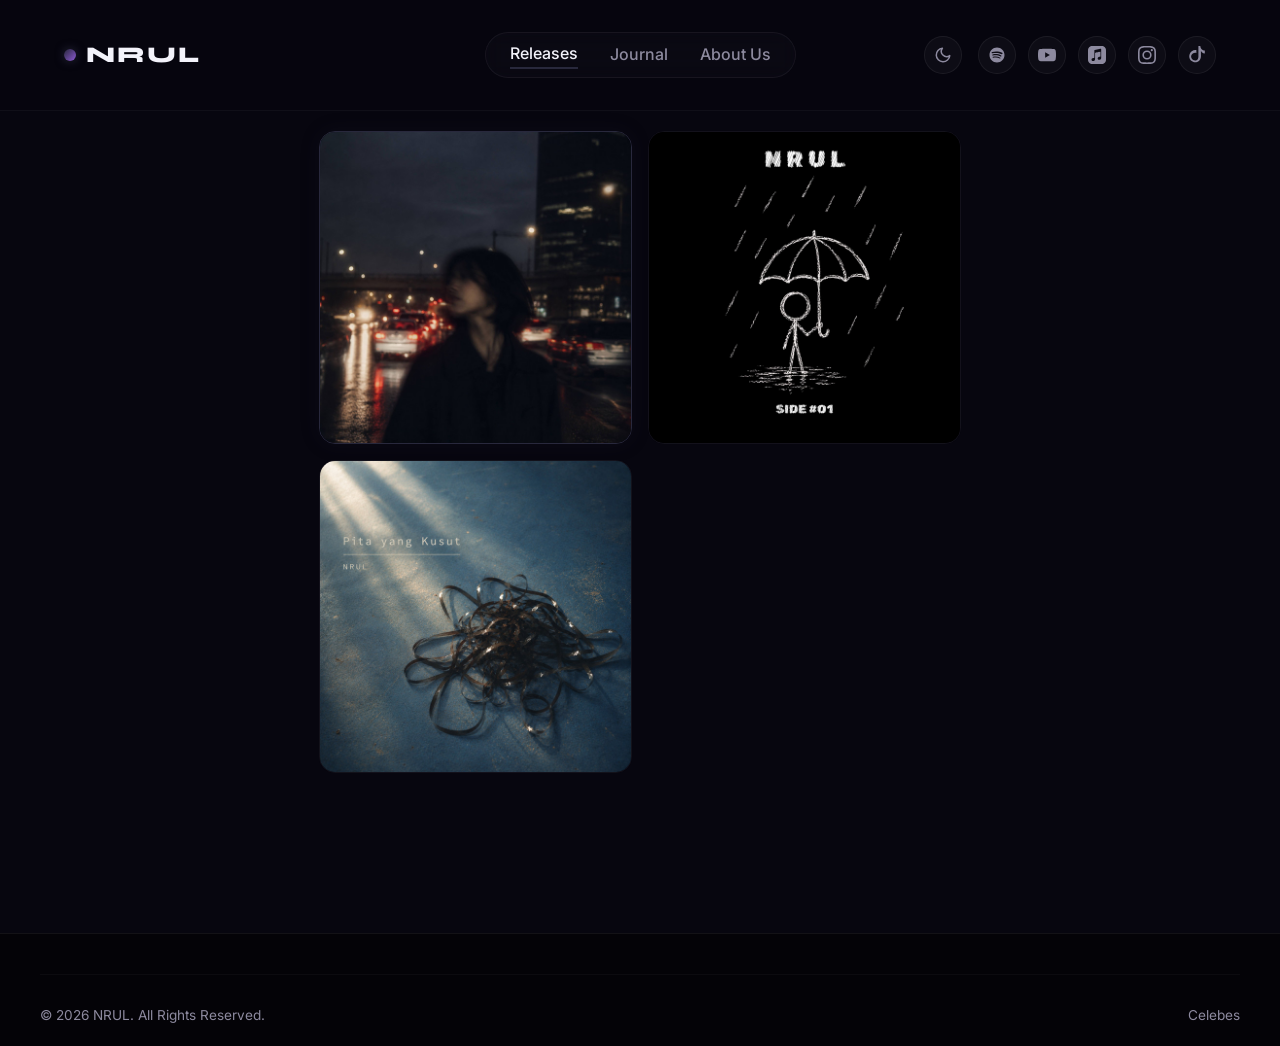
<file: index.html>
<!DOCTYPE html>
<html lang="en">
<head>
    <meta charset="UTF-8">
    <meta name="viewport" content="width=device-width, initial-scale=1.0">
    <title>NRUL | Just Another </title>
    <meta name="description" content="A premium curation of instrumental vibes. From deep space ambient waves to chilled lofi beats. Crafted for creators, thinkers, and deep-focus seekers.">
    <meta name="keywords" content="ambient music, lofi chill, synthwave, acoustic, focus music, minimalist music player, gallery website, blog, NRUL">
    
    <!-- Google Fonts -->
    <link rel="preconnect" href="https://fonts.googleapis.com">
    <link rel="preconnect" href="https://fonts.gstatic.com" crossorigin>
    <link href="https://fonts.googleapis.com/css2?family=Inter:wght@300;400;500;600&family=Syne:wght@500;700;800&display=swap" rel="stylesheet">
    
    <!-- No-Flash Theme Script -->
    <script>
        (function() {
            const savedMode = localStorage.getItem('themeMode');
            const defaultMode = 'dark';
            const activeMode = savedMode || defaultMode || 'dark';
            if (activeMode === 'light') {
                document.documentElement.classList.add('light-mode');
            } else {
                document.documentElement.classList.remove('light-mode');
            }
        })();
    </script>
    <link rel="stylesheet" href="/style.css">
<script>window.__BASE__ = '';</script>
</head>
<body class="zenith-theme">
    <!-- Ambient Background Glows -->
    <div class="ambient-glow" id="glow-1"></div>
    <div class="ambient-glow" id="glow-2"></div>
 
    <!-- Header Navigation -->
    <div class="header-sticky-wrapper">
    <header class="header gallery-header">
        <a href="/index.html" class="logo" style="text-decoration: none;">
            <span class="logo-dot"></span>
            <span class="logo-text">NRUL</span>
        </a>
        <nav class="nav">
            <a href="/index.html" class="nav-link active-nav">Releases</a>
            <a href="/blog.html" class="nav-link">Journal</a>
            <a href="/about.html" class="nav-link">About Us</a>

        </nav>
        <div style="display: flex; align-items: center; gap: 16px; justify-content: flex-end; width: auto;">
            <button class="theme-toggle" id="btn-theme-toggle" aria-label="Toggle Dark/Light Mode">
                <svg class="icon-moon" width="18" height="18" viewBox="0 0 24 24" fill="none" stroke="currentColor" stroke-width="2" stroke-linecap="round" stroke-linejoin="round"><path d="M21 12.79A9 9 0 1 1 11.21 3 7 7 0 0 0 21 12.79z"></path></svg>
                <svg class="icon-sun" width="18" height="18" viewBox="0 0 24 24" fill="none" stroke="currentColor" stroke-width="2" stroke-linecap="round" stroke-linejoin="round"><circle cx="12" cy="12" r="5"></circle><line x1="12" y1="1" x2="12" y2="3"></line><line x1="12" y1="21" x2="12" y2="23"></line><line x1="4.22" y1="4.22" x2="5.64" y2="5.64"></line><line x1="18.36" y1="18.36" x2="19.78" y2="19.78"></line><line x1="1" y1="12" x2="3" y2="12"></line><line x1="21" y1="12" x2="23" y2="12"></line><line x1="4.22" y1="19.78" x2="5.64" y2="18.36"></line><line x1="18.36" y1="5.64" x2="19.78" y2="4.22"></line></svg>
            </button>
            <div class="header-socials">
                <a href="https://open.spotify.com/intl-id/artist/2A5wADwZOFZSSOECDQprEX" target="_blank" rel="noopener" class="header-social-link dsp-spotify" title="Spotify">
                    <svg viewBox="0 0 24 24"><path d="M12 2C6.477 2 2 6.477 2 12s4.477 10 10 10 10-4.477 10-10S17.523 2 12 2zm4.586 14.424c-.18.295-.563.387-.857.207-2.377-1.454-5.37-1.783-8.892-1.007-.336.074-.67-.142-.744-.48-.074-.336.143-.67.48-.744 3.844-.88 7.143-.51 9.806 1.12.294.18.387.563.207.857zm1.225-2.72c-.226.367-.707.487-1.074.26-2.72-1.672-6.87-2.157-10.08-1.182-.413.125-.85-.107-.975-.52-.125-.413.107-.85.52-.975 3.66-1.11 8.224-.563 11.35 1.36.366.226.486.707.26 1.074zm.106-2.833C14.992 8.98 9.333 8.794 6.05 9.79c-.506.153-1.04-.137-1.193-.646-.152-.507.137-1.04.646-1.193 3.76-1.143 10.007-.93 13.43 1.103.456.27.604.862.333 1.32-.27.455-.86.604-1.32.332z"/></svg>
                </a>
                <a href="https://www.youtube.com/@nrul-music" target="_blank" rel="noopener" class="header-social-link dsp-youtube" title="YouTube">
                    <svg viewBox="0 0 24 24"><path d="M23.498 6.163a3.003 3.003 0 0 0-2.11-2.11C19.517 3.545 12 3.545 12 3.545s-7.517 0-9.388.508a3.003 3.003 0 0 0-2.11 2.11C0 8.033 0 12 0 12s0 3.967.502 5.837a3.003 3.003 0 0 0 2.11 2.11c1.871.508 9.388.508 9.388.508s7.517 0 9.388-.508a3.003 3.003 0 0 0 2.11-2.11C24 15.967 24 12 24 12s0-3.967-.502-5.837zM9.545 15.568V8.432L15.818 12l-6.273 3.568z"/></svg>
                </a>
                <a href="https://music.apple.com/us/artist/nrul/6782496907" target="_blank" rel="noopener" class="header-social-link dsp-apple" title="Apple Music">
                    <svg viewBox="0 0 16 16"><path fill-rule="evenodd" d="m10.995 0 .573.001q.241 0 .483.007c.35.01.705.03 1.051.093.352.063.68.166.999.329a3.36 3.36 0 0 1 1.47 1.468c.162.32.265.648.328 1 .063.347.084.7.093 1.051q.007.241.007.483l.001.573v5.99l-.001.573q0 .241-.008.483c-.01.35-.03.704-.092 1.05a3.5 3.5 0 0 1-.33 1 3.36 3.36 0 0 1-1.468 1.468 3.5 3.5 0 0 1-1 .33 7 7 0 0 1-1.05.092q-.241.007-.483.008l-.573.001h-5.99l-.573-.001q-.241 0-.483-.008a7 7 0 0 1-1.052-.092 3.6 3.6 0 0 1-.998-.33 3.36 3.36 0 0 1-1.47-1.468 3.6 3.6 0 0 1-.328-1 7 7 0 0 1-.093-1.05Q.002 11.81 0 11.568V5.005l.001-.573q0-.241.007-.483c.01-.35.03-.704.093-1.05a3.6 3.6 0 0 1 .329-1A3.36 3.36 0 0 1 1.9.431 3.5 3.5 0 0 1 2.896.1 7 7 0 0 1 3.95.008Q4.19.002 4.432 0h.573zm-.107 2.518-4.756.959H6.13a.66.66 0 0 0-.296.133.5.5 0 0 0-.16.31c-.004.027-.01.08-.01.16v5.952c0 .14-.012.275-.106.39-.095.115-.21.15-.347.177l-.31.063c-.393.08-.65.133-.881.223a1.4 1.4 0 0 0-.519.333 1.25 1.25 0 0 0-.332.995c.031.297.166.582.395.792.156.142.35.25.578.296.236.047.49.031.858-.043.196-.04.38-.102.555-.205a1.4 1.4 0 0 0 .438-.405 1.5 1.5 0 0 0 .233-.55c.042-.202.052-.386.052-.588V6.347c0-.276.08-.35.302-.404.024-.005 3.954-.797 4.138-.833.257-.049.378.025.378.294v3.524c0 .14-.001.28-.096.396-.094.115-.211.15-.348.178l-.31.062c-.393.08-.649.133-.88.223a1.4 1.4 0 0 0-.52.334 1.26 1.26 0 0 0-.34.994c.03.297.174.582.404.792a1.2 1.2 0 0 0 .577.294c.237.048.49.03.858-.044.197-.04.381-.098.556-.202a1.4 1.4 0 0 0 .438-.405q.173-.252.233-.549a2.7 2.7 0 0 0 .044-.589V2.865c0-.273-.143-.443-.4-.42-.04.003-.383.064-.424.073"/></svg>
                </a>
                <a href="https://www.instagram.com/nrul.music" target="_blank" rel="noopener" class="header-social-link dsp-instagram" title="Instagram">
                    <svg viewBox="0 0 24 24"><path d="M12 2.163c3.204 0 3.584.012 4.85.07 3.252.148 4.771 1.691 4.919 4.919.058 1.265.069 1.645.069 4.849 0 3.205-.012 3.584-.069 4.849-.149 3.225-1.664 4.771-4.919 4.919-1.266.058-1.644.07-4.85.07-3.204 0-3.584-.012-4.849-.07-3.26-.149-4.771-1.699-4.919-4.92-.058-1.265-.07-1.644-.07-4.849 0-3.204.013-3.583.07-4.849.149-3.227 1.664-4.771 4.919-4.919 1.266-.057 1.645-.069 4.849-.069zM12 0C8.741 0 8.333.014 7.053.072 2.695.272.273 2.69.073 7.051.014 8.333 0 8.741 0 12c0 3.259.014 3.668.072 4.948.2 4.358 2.618 6.78 6.98 6.98 1.281.058 1.689.072 4.948.072 3.259 0 3.668-.014 4.948-.072 4.354-.2 6.782-2.618 6.979-6.98.059-1.28.073-1.689.073-4.948 0-3.259-.014-3.667-.072-4.947-.196-4.354-2.617-6.78-6.979-6.98C15.668.014 15.259 0 12 0zm0 5.838a6.162 6.162 0 1 0 0 12.324 6.162 6.162 0 0 0 0-12.324zM12 16a4 4 0 1 1 0-8 4 4 0 0 1 0 8zm6.406-11.845a1.44 1.44 0 1 0 0 2.881 1.44 1.44 0 0 0 0-2.881z"/></svg>
                </a>
                <a href="https://www.tiktok.com/@nrul.music" target="_blank" rel="noopener" class="header-social-link dsp-tiktok" title="TikTok">
                    <svg viewBox="0 0 24 24"><path d="M12.525.02c1.31-.02 2.61-.01 3.91-.02.08 1.53.63 3.09 1.75 4.17 1.12 1.11 2.7 1.62 4.24 1.79v4.03c-1.44-.17-2.86-.74-3.94-1.72-.49-.44-.9-.97-1.24-1.55v6.82c.03 2.37-.84 4.8-2.69 6.31-1.96 1.68-4.8 2.22-7.22 1.49-2.65-.79-4.83-2.94-5.45-5.63-.76-3.24.47-6.84 3.09-8.76 1.75-1.27 3.99-1.8 6.16-1.47V9.34c-1.57-.43-3.32-.19-4.7 0.67-1.58.98-2.45 2.88-2.22 4.73.23 2.05 1.7 3.89 3.69 4.39 1.95.53 4.21-.19 5.25-1.92.51-.83.74-1.81.72-2.78V.02z"/></svg>
                </a></div>
        </div>
    </header>
    </div>

    <!-- Main Grid Content -->
    <main class="gallery-container-grid">
        <div class="track-grid gallery-grid layout-full-grid">
            
                <div class="track-card glass-card active-track" data-index="0" id="track-0">
                    <div class="track-card-art">
                        <img src="/assets/cover_1781474906801.jpg" alt="Kalah Dari Yang Tiada Cover">
                        <div class="track-card-hover">
                            <svg width="24" height="24" viewBox="0 0 24 24" fill="currentColor"><polygon points="8 5 19 12 8 19 8 5"></polygon></svg>
                        </div>
                    </div>
                    <div class="track-card-body">
                        <div class="track-card-meta">
                            <span class="track-num">01</span>
                            <span class="track-badge badge-lofi">LO-FI</span>
                        </div>
                        <h4 class="track-card-title">Kalah Dari Yang Tiada</h4>
                        <p class="track-card-desc">NRUL</p>
                        <span class="track-card-date" style="font-size:0.75rem; color:var(--color-text-muted); margin-top:2px;">Released: 2026-05-23</span>
                    </div>
                </div>
                <div class="track-card glass-card " data-index="1" id="track-1">
                    <div class="track-card-art">
                        <img src="/assets/cover_1783920056092.jpg" alt="SIDE #01 Cover">
                        <div class="track-card-hover">
                            <svg width="24" height="24" viewBox="0 0 24 24" fill="currentColor"><polygon points="8 5 19 12 8 19 8 5"></polygon></svg>
                        </div>
                    </div>
                    <div class="track-card-body">
                        <div class="track-card-meta">
                            <span class="track-num">02</span>
                            <span class="track-badge badge-synth">POP</span>
                        </div>
                        <h4 class="track-card-title">SIDE #01</h4>
                        <p class="track-card-desc">NRUL</p>
                        <span class="track-card-date" style="font-size:0.75rem; color:var(--color-text-muted); margin-top:2px;">Released: 2026-07-12</span>
                    </div>
                </div>
                <div class="track-card glass-card " data-index="2" id="track-2">
                    <div class="track-card-art">
                        <img src="/assets/cover_1786683018166.jpg" alt="Pita yang Kusut Cover">
                        <div class="track-card-hover">
                            <svg width="24" height="24" viewBox="0 0 24 24" fill="currentColor"><polygon points="8 5 19 12 8 19 8 5"></polygon></svg>
                        </div>
                    </div>
                    <div class="track-card-body">
                        <div class="track-card-meta">
                            <span class="track-num">03</span>
                            <span class="track-badge badge-synth">POP</span>
                        </div>
                        <h4 class="track-card-title">Pita yang Kusut</h4>
                        <p class="track-card-desc">NRUL</p>
                        <span class="track-card-date" style="font-size:0.75rem; color:var(--color-text-muted); margin-top:2px;">Released: 2026-07-31</span>
                    </div>
                </div>
        </div>
        
        <div class="slider-controls-wrapper layout-full-grid-controls" style="margin-bottom: 40px;">
            <button class="slider-control-btn btn-prev-slide" aria-label="Previous Release">
                <svg width="24" height="24" viewBox="0 0 24 24" fill="none" stroke="currentColor" stroke-width="2.5" stroke-linecap="round" stroke-linejoin="round"><polyline points="15 18 9 12 15 6"></polyline></svg>
            </button>
            <div class="slider-dots-container"></div>
            <button class="slider-control-btn btn-next-slide" aria-label="Next Release">
                <svg width="24" height="24" viewBox="0 0 24 24" fill="none" stroke="currentColor" stroke-width="2.5" stroke-linecap="round" stroke-linejoin="round"><polyline points="9 18 15 12 9 6"></polyline></svg>
            </button>
        </div>
    </main>

    <!-- Lightbox Player Overlay -->
    <div id="player-lightbox" class="lightbox-backdrop">
        <div class="lightbox-content glass-card player-container">
            <!-- Visualizer Canvas -->
            <canvas id="visualizer" class="player-visualizer"></canvas>
            
            <button class="lightbox-close" id="btn-close-lightbox" aria-label="Close Player">&times;</button>
            
            <div class="player-inner">
                <!-- Album Cover Display -->
                <div class="album-art-wrap">
                    <img id="player-cover" src="/assets/cover_1781474906801.jpg" alt="Aura Resonance Cover" class="player-cover">
                    <div class="play-state-indicator">
                        <span class="pulse-ring"></span>
                    </div>
                </div>
                
                <!-- Track Information -->
                <div class="track-info">
                    <h3 id="player-title" class="player-title">Kalah Dari Yang Tiada</h3>
                    <p id="player-artist" class="player-artist">NRUL</p>
                    <div style="display: flex; gap: 8px; align-items: center; margin-top: 4px;">
                        <div id="player-genre-badge" class="genre-badge badge-lofi">LO-FI</div>
                        <div id="player-category-badge" class="genre-badge" style="background: rgba(255, 255, 255, 0.05); color: var(--color-text-main); border: 1px solid var(--glass-border);">Single</div>
                    </div>
                    
                    <!-- Song List for EP/Album -->
                    <div class="player-song-list" id="player-song-list" style="display: none;">
                        
                    <div class="song-item song-item-active" data-song-idx="0" style="cursor:pointer;">
                        <span><span class="song-item-number">01</span><span class="song-item-title">Kalah Dari Yang Tiada</span></span>
                        <span class="song-play-indicator"><svg width="12" height="12" viewBox="0 0 24 24" fill="currentColor"><polygon points="5 3 19 12 5 21 5 3"></polygon></svg></span>
                    </div>
                    </div>
                    
                    <!-- Dynamic Streaming DSP Links -->
                    <div class="dsp-links" id="player-dsp-links"></div>
                </div>
                
                <!-- Playback Controls -->
                <div class="player-controls">
                    <!-- Progress Slider -->
                    <div class="progress-container">
                        <span id="time-current" class="time-display">0:00</span>
                        <div class="progress-bar-wrap" id="progress-bar-wrap">
                            <div class="progress-bar-bg"></div>
                            <div class="progress-bar-fill" id="progress-bar-fill"></div>
                            <div class="progress-handle" id="progress-handle"></div>
                        </div>
                        <span id="time-duration" class="time-display">0:00</span>
                    </div>
                    
                    <!-- Control Buttons -->
                    <div class="btn-group">
                        <button id="btn-shuffle" class="btn-ctrl" aria-label="Shuffle">
                            <svg width="20" height="20" viewBox="0 0 24 24" fill="none" stroke="currentColor" stroke-width="2" stroke-linecap="round" stroke-linejoin="round"><polyline points="16 3 21 3 21 8"></polyline><line x1="4" y1="20" x2="21" y2="3"></line><polyline points="21 16 21 21 16 21"></polyline><line x1="15" y1="15" x2="21" y2="21"></line><line x1="4" y1="4" x2="9" y2="9"></line></svg>
                        </button>
                        <button id="btn-prev" class="btn-ctrl" aria-label="Previous Track">
                            <svg width="24" height="24" viewBox="0 0 24 24" fill="none" stroke="currentColor" stroke-width="2" stroke-linecap="round" stroke-linejoin="round"><polygon points="19 20 9 12 19 4 19 20"></polygon><line x1="5" y1="19" x2="5" y2="5"></line></svg>
                        </button>
                        <button id="btn-play-pause" class="btn-ctrl btn-play" aria-label="Play/Pause">
                            <svg id="play-icon" width="28" height="28" viewBox="0 0 24 24" fill="none" stroke="currentColor" stroke-width="2" stroke-linecap="round" stroke-linejoin="round"><polygon points="5 3 19 12 5 21 5 3"></polygon></svg>
                            <svg id="pause-icon" class="hidden" width="28" height="28" viewBox="0 0 24 24" fill="none" stroke="currentColor" stroke-width="2" stroke-linecap="round" stroke-linejoin="round"><rect x="6" y="4" width="4" height="16"></rect><rect x="14" y="4" width="4" height="16"></rect></svg>
                        </button>
                        <button id="btn-next" class="btn-ctrl" aria-label="Next Track">
                            <svg width="24" height="24" viewBox="0 0 24 24" fill="none" stroke="currentColor" stroke-width="2" stroke-linecap="round" stroke-linejoin="round"><polygon points="5 4 15 12 5 20 5 4"></polygon><line x1="19" y1="5" x2="19" y2="19"></line></svg>
                        </button>
                        <button id="btn-repeat" class="btn-ctrl" aria-label="Repeat">
                            <svg width="20" height="20" viewBox="0 0 24 24" fill="none" stroke="currentColor" stroke-width="2" stroke-linecap="round" stroke-linejoin="round"><polyline points="17 1 21 5 17 9"></polyline><path d="M3 11V9a4 4 0 0 1 4-4h14"></path><polyline points="7 23 3 19 7 15"></polyline><path d="M21 13v2a4 4 0 0 1-4 4H3"></path></svg>
                        </button>
                    </div>
                    
                    <!-- Volume Control -->
                    <div class="volume-container">
                        <button id="btn-mute" class="btn-volume" aria-label="Mute/Unmute">
                            <svg id="volume-icon" width="18" height="18" viewBox="0 0 24 24" fill="none" stroke="currentColor" stroke-width="2" stroke-linecap="round" stroke-linejoin="round"><polygon points="11 5 6 9 2 9 2 15 6 15 11 19 11 5"></polygon><path d="M19.07 4.93a10 10 0 0 1 0 14.14M15.54 8.46a5 5 0 0 1 0 7.07"></path></svg>
                        </button>
                        <div class="volume-slider-wrap" id="volume-slider-wrap">
                            <div class="volume-bar-bg"></div>
                            <div class="volume-bar-fill" id="volume-bar-fill"></div>
                            <div class="volume-handle" id="volume-handle"></div>
                        </div>
                    </div>
                </div>
            </div>
        </div>
    </div>

    <!-- Floating Now Playing Indicator -->
    <div id="floating-player-indicator" class="floating-indicator hidden">
        <img id="floating-cover-preview" class="floating-cover-preview" src="" alt="Cover">
        <div class="floating-info-wrap">
            <span class="floating-text" id="floating-track-info">Now Playing</span>
        </div>
        <div class="floating-controls">
            <button id="btn-floating-prev" class="floating-btn" aria-label="Previous">
                <svg width="14" height="14" viewBox="0 0 24 24" fill="none" stroke="currentColor" stroke-width="2" stroke-linecap="round" stroke-linejoin="round"><polygon points="19 20 9 12 19 4 19 20"></polygon><line x1="5" y1="19" x2="5" y2="5"></line></svg>
            </button>
            <button id="btn-floating-play-pause" class="floating-btn" aria-label="Play/Pause">
                <svg id="floating-play-icon" width="16" height="16" viewBox="0 0 24 24" fill="none" stroke="currentColor" stroke-width="2" stroke-linecap="round" stroke-linejoin="round"><polygon points="5 3 19 12 5 21 5 3"></polygon></svg>
                <svg id="floating-pause-icon" class="hidden" width="16" height="16" viewBox="0 0 24 24" fill="none" stroke="currentColor" stroke-width="2" stroke-linecap="round" stroke-linejoin="round"><rect x="6" y="4" width="4" height="16"></rect><rect x="14" y="4" width="4" height="16"></rect></svg>
            </button>
            <button id="btn-floating-next" class="floating-btn" aria-label="Next">
                <svg width="14" height="14" viewBox="0 0 24 24" fill="none" stroke="currentColor" stroke-width="2" stroke-linecap="round" stroke-linejoin="round"><polygon points="5 4 15 12 5 20 5 4"></polygon><line x1="19" y1="5" x2="19" y2="19"></line></svg>
            </button>
        </div>
        <div class="music-wave-bars">
            <span class="music-wave-bar bar-1"></span>
            <span class="music-wave-bar bar-2"></span>
            <span class="music-wave-bar bar-3"></span>
        </div>
    </div>
 
    <!-- Footer -->
    <footer class="footer gallery-footer" style="padding: 40px 24px 20px; border-top: 1px solid var(--glass-border); background: var(--bg-darker); margin-top: 60px;">
        <div class="footer-bottom" style="display: flex; justify-content: space-between; align-items: center; max-width: var(--container-width); margin: 0 auto; flex-wrap: wrap; gap: 16px;">
            <p style="color: var(--color-text-muted); font-size: 0.85rem; margin: 0;">© 2026 NRUL. All Rights Reserved.</p>
            <p class="footer-desc" style="color: var(--color-text-muted); font-size: 0.85rem; margin: 0;">Celebes</p>
        </div>
    </footer>
 
    <!-- Success Modal (unused on this minimalist home page but kept for schema consistency) -->
    <div id="modal-success" class="modal">
        <div class="modal-content glass-card">
            <button class="modal-close" id="modal-close">&times;</button>
            <h3>Welcome to NRUL</h3>
            <p>Success</p>
            <button class="btn btn-primary" id="btn-modal-ok">Okay</button>
        </div>
    </div>
 
    <!-- Data Injection for app.js -->
    <script>
        // Track list injected dynamically by the site builder compilation
        const trackList = [{"title":"Kalah Dari Yang Tiada","artist":"NRUL","url":"assets/preview_1781474922562_k7r9n.mp3","cover":"assets/cover_1781474906801.jpg","genre":"LO-FI","badgeClass":"badge-lofi","category":"Single","releaseDate":"2026-05-23","songs":[{"title":"Kalah Dari Yang Tiada","artist":"NRUL","url":"assets/preview_1781474922562_k7r9n.mp3","sourceUrl":"https://www.youtube.com/watch?v=en6iY7oEKAY","trimStart":"00:00","trimEnd":"01:00"}],"spotify":"https://open.spotify.com/album/0W6jOgUNWF7nbXW4MR6q8o","youtube":"https://music.youtube.com/watch?v=en6iY7oEKAY","apple":"","theme":{"accent1":"#8a2be2","accent2":"#ff007f","glow1":"rgba(138, 43, 226, 0.15)","glow2":"rgba(255, 0, 127, 0.15)"}},{"title":"SIDE #01","artist":"NRUL","url":"assets/preview_1783920068262_ipm5f.mp3","cover":"assets/cover_1783920056092.jpg","genre":"POP","badgeClass":"badge-synth","category":"Album","releaseDate":"2026-07-12","songs":[{"title":"Band-Aid","artist":"NRUL","url":"assets/preview_1783920068262_ipm5f.mp3","sourceUrl":"https://www.youtube.com/watch?v=s7LnpqetHZE","trimStart":"00:00","trimEnd":"00:30"},{"title":"It's You","artist":"NRUL","url":"assets/preview_1783920069281_zevye.mp3","sourceUrl":"https://www.youtube.com/watch?v=MM0sckhUlN0","trimStart":"00:00","trimEnd":"00:30"},{"title":"Cloud","artist":"NRUL","url":"assets/preview_1783920160790_nvrqm.mp3","sourceUrl":"https://www.youtube.com/watch?v=pzM-ZQ3Y_hs","trimStart":"00:00","trimEnd":"00:30"},{"title":"You Remember Me Wrong","artist":"NRUL","url":"assets/preview_1783920108066_662j4.mp3","sourceUrl":"https://www.youtube.com/watch?v=jHMszLpdjoo","trimStart":"00:00","trimEnd":"00:30"},{"title":"Linger","artist":"NRUL","url":"assets/preview_1783920183230_qp52o.mp3","sourceUrl":"https://www.youtube.com/watch?v=pIr4ddnCxMg","trimStart":"00:00","trimEnd":"00:30"},{"title":"Paper Sun","artist":"NRUL","url":"assets/preview_1783920186637_ft8wr.mp3","sourceUrl":"https://www.youtube.com/watch?v=9hSt-XJDcQM","trimStart":"00:00","trimEnd":"00:30"},{"title":"Hangin' Round","artist":"NRUL","url":"assets/preview_1783920210041_c6jy6.mp3","sourceUrl":"https://www.youtube.com/watch?v=uHruVYeAikI","trimStart":"00:00","trimEnd":"00:30"},{"title":"Cardboard Crown","artist":"NRUL","url":"assets/preview_1783920217830_luy7g.mp3","sourceUrl":"https://www.youtube.com/watch?v=hBWQRn7s-Q8","trimStart":"00:00","trimEnd":"00:30"},{"title":"What Remains","artist":"NRUL","url":"assets/preview_1783920125810_d9cis.mp3","sourceUrl":"https://www.youtube.com/watch?v=jUJ5WqKSrtM","trimStart":"00:00","trimEnd":"00:30"},{"title":"Faultline","artist":"NRUL","url":"assets/preview_1783920126079_o7jxn.mp3","sourceUrl":"https://www.youtube.com/watch?v=fhx-0AovcOQ","trimStart":"00:00","trimEnd":"00:30"}],"spotify":"https://open.spotify.com/album/4iJMnwGffPoF559QEGidFE","youtube":"https://www.youtube.com/watch?v=s7LnpqetHZE&list=OLAK5uy_nA3Qu1vxn2mAAu-r7piTE-hkVEK480Z_o","apple":"https://music.apple.com/us/album/side-01/6789966679","theme":{"accent1":"#8a2be2","accent2":"#ff007f","glow1":"rgba(138, 43, 226, 0.15)","glow2":"rgba(255, 0, 127, 0.15)"}},{"title":"Pita yang Kusut","artist":"NRUL","url":"assets/preview_1786683156429_jvq8k.mp3","cover":"assets/cover_1786683018166.jpg","genre":"POP","badgeClass":"badge-synth","category":"Single","releaseDate":"2026-07-31","songs":[{"title":"Pita yang Kusut","artist":"NRUL","url":"assets/preview_1786683156429_jvq8k.mp3","sourceUrl":"https://www.youtube.com/watch?v=_IrPoO2zCD8","trimStart":"00:40","trimEnd":"01:28"}],"spotify":"https://open.spotify.com/track/5YYuOm9VbR0janokS4Sxti","youtube":"https://music.youtube.com/watch?v=_IrPoO2zCD8","apple":"","theme":{"accent1":"#8a2be2","accent2":"#ff007f","glow1":"rgba(138, 43, 226, 0.15)","glow2":"rgba(255, 0, 127, 0.15)"}}];
    </script>
 
    <!-- Main JavaScript Logic -->
    <script src="/app.js"></script>
</body>
</html>
</file>
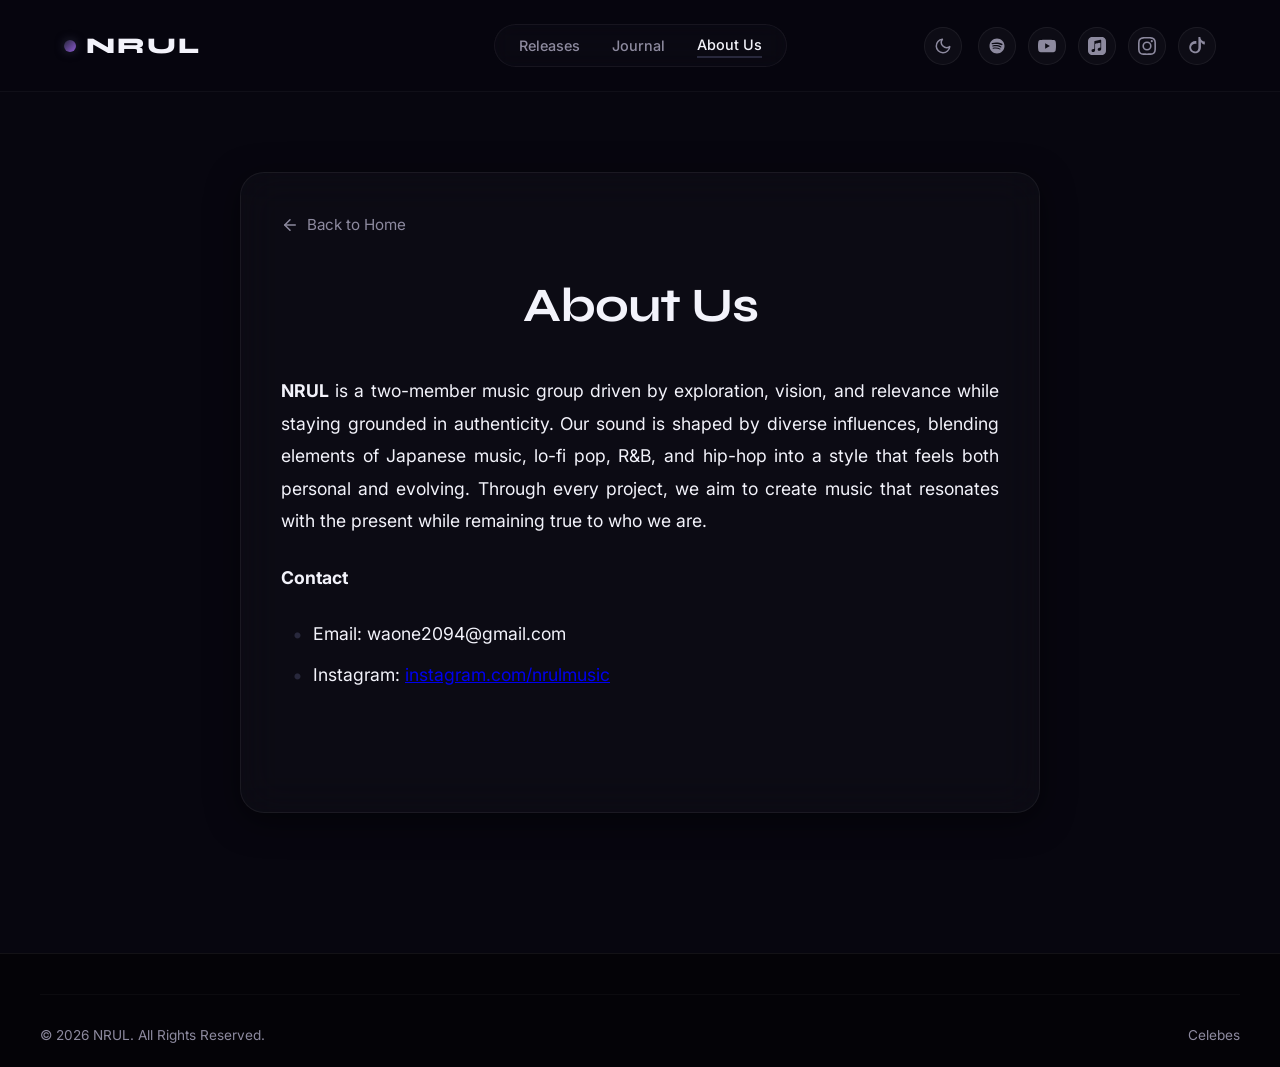
<file: about.html>
<!DOCTYPE html>
<html lang="en">
<head>
    <meta charset="UTF-8">
    <meta name="viewport" content="width=device-width, initial-scale=1.0">
    <title>About Us | NRUL</title>
    <meta name="description" content="Learn more about Aura Resonance.">
    
    <!-- Google Fonts -->
    <link rel="preconnect" href="https://fonts.googleapis.com">
    <link rel="preconnect" href="https://fonts.gstatic.com" crossorigin>
    <link href="https://fonts.googleapis.com/css2?family=Inter:wght@300;400;500;600&family=Syne:wght@500;700;800&display=swap" rel="stylesheet">
    
    <!-- Custom CSS -->
    <link rel="stylesheet" href="/style.css">
    
    <!-- No-Flash Theme Script -->
    <script>
        (function() {
            const savedMode = localStorage.getItem('themeMode');
            const defaultMode = 'dark';
            const activeMode = savedMode || defaultMode || 'dark';
            if (activeMode === 'light') {
                document.documentElement.classList.add('light-mode');
            } else {
                document.documentElement.classList.remove('light-mode');
            }
        })();
    </script>
<script>window.__BASE__ = '';</script>
</head>
<body class="zenith-theme">
    <!-- Ambient Background Glows -->
    <div class="ambient-glow" id="glow-1"></div>
    <div class="ambient-glow" id="glow-2"></div>
    
    <!-- Header -->
    <div class="header-sticky-wrapper">
    <header class="header">
        <a href="/index.html" class="logo" style="text-decoration: none;">
            <span class="logo-dot"></span>
            <span class="logo-text">NRUL</span>
        </a>
        <nav class="nav">
            <a href="/index.html" class="nav-link">Releases</a>
            <a href="/blog.html" class="nav-link">Journal</a>
            <a href="/about.html" class="nav-link active-nav">About Us</a>

        </nav>
        <div style="display: flex; align-items: center; gap: 16px;">
            <button class="theme-toggle" id="btn-theme-toggle" aria-label="Toggle Dark/Light Mode">
                <svg class="icon-moon" width="18" height="18" viewBox="0 0 24 24" fill="none" stroke="currentColor" stroke-width="2" stroke-linecap="round" stroke-linejoin="round"><path d="M21 12.79A9 9 0 1 1 11.21 3 7 7 0 0 0 21 12.79z"></path></svg>
                <svg class="icon-sun" width="18" height="18" viewBox="0 0 24 24" fill="none" stroke="currentColor" stroke-width="2" stroke-linecap="round" stroke-linejoin="round"><circle cx="12" cy="12" r="5"></circle><line x1="12" y1="1" x2="12" y2="3"></line><line x1="12" y1="21" x2="12" y2="23"></line><line x1="4.22" y1="4.22" x2="5.64" y2="5.64"></line><line x1="18.36" y1="18.36" x2="19.78" y2="19.78"></line><line x1="1" y1="12" x2="3" y2="12"></line><line x1="21" y1="12" x2="23" y2="12"></line><line x1="4.22" y1="19.78" x2="5.64" y2="18.36"></line><line x1="18.36" y1="5.64" x2="19.78" y2="4.22"></line></svg>
            </button>
            <div class="header-socials">
                <a href="https://open.spotify.com/intl-id/artist/2A5wADwZOFZSSOECDQprEX" target="_blank" rel="noopener" class="header-social-link dsp-spotify" title="Spotify">
                    <svg viewBox="0 0 24 24"><path d="M12 2C6.477 2 2 6.477 2 12s4.477 10 10 10 10-4.477 10-10S17.523 2 12 2zm4.586 14.424c-.18.295-.563.387-.857.207-2.377-1.454-5.37-1.783-8.892-1.007-.336.074-.67-.142-.744-.48-.074-.336.143-.67.48-.744 3.844-.88 7.143-.51 9.806 1.12.294.18.387.563.207.857zm1.225-2.72c-.226.367-.707.487-1.074.26-2.72-1.672-6.87-2.157-10.08-1.182-.413.125-.85-.107-.975-.52-.125-.413.107-.85.52-.975 3.66-1.11 8.224-.563 11.35 1.36.366.226.486.707.26 1.074zm.106-2.833C14.992 8.98 9.333 8.794 6.05 9.79c-.506.153-1.04-.137-1.193-.646-.152-.507.137-1.04.646-1.193 3.76-1.143 10.007-.93 13.43 1.103.456.27.604.862.333 1.32-.27.455-.86.604-1.32.332z"/></svg>
                </a>
                <a href="https://www.youtube.com/@nrul-music" target="_blank" rel="noopener" class="header-social-link dsp-youtube" title="YouTube">
                    <svg viewBox="0 0 24 24"><path d="M23.498 6.163a3.003 3.003 0 0 0-2.11-2.11C19.517 3.545 12 3.545 12 3.545s-7.517 0-9.388.508a3.003 3.003 0 0 0-2.11 2.11C0 8.033 0 12 0 12s0 3.967.502 5.837a3.003 3.003 0 0 0 2.11 2.11c1.871.508 9.388.508 9.388.508s7.517 0 9.388-.508a3.003 3.003 0 0 0 2.11-2.11C24 15.967 24 12 24 12s0-3.967-.502-5.837zM9.545 15.568V8.432L15.818 12l-6.273 3.568z"/></svg>
                </a>
                <a href="https://music.apple.com/us/artist/nrul/6782496907" target="_blank" rel="noopener" class="header-social-link dsp-apple" title="Apple Music">
                    <svg viewBox="0 0 16 16"><path fill-rule="evenodd" d="m10.995 0 .573.001q.241 0 .483.007c.35.01.705.03 1.051.093.352.063.68.166.999.329a3.36 3.36 0 0 1 1.47 1.468c.162.32.265.648.328 1 .063.347.084.7.093 1.051q.007.241.007.483l.001.573v5.99l-.001.573q0 .241-.008.483c-.01.35-.03.704-.092 1.05a3.5 3.5 0 0 1-.33 1 3.36 3.36 0 0 1-1.468 1.468 3.5 3.5 0 0 1-1 .33 7 7 0 0 1-1.05.092q-.241.007-.483.008l-.573.001h-5.99l-.573-.001q-.241 0-.483-.008a7 7 0 0 1-1.052-.092 3.6 3.6 0 0 1-.998-.33 3.36 3.36 0 0 1-1.47-1.468 3.6 3.6 0 0 1-.328-1 7 7 0 0 1-.093-1.05Q.002 11.81 0 11.568V5.005l.001-.573q0-.241.007-.483c.01-.35.03-.704.093-1.05a3.6 3.6 0 0 1 .329-1A3.36 3.36 0 0 1 1.9.431 3.5 3.5 0 0 1 2.896.1 7 7 0 0 1 3.95.008Q4.19.002 4.432 0h.573zm-.107 2.518-4.756.959H6.13a.66.66 0 0 0-.296.133.5.5 0 0 0-.16.31c-.004.027-.01.08-.01.16v5.952c0 .14-.012.275-.106.39-.095.115-.21.15-.347.177l-.31.063c-.393.08-.65.133-.881.223a1.4 1.4 0 0 0-.519.333 1.25 1.25 0 0 0-.332.995c.031.297.166.582.395.792.156.142.35.25.578.296.236.047.49.031.858-.043.196-.04.38-.102.555-.205a1.4 1.4 0 0 0 .438-.405 1.5 1.5 0 0 0 .233-.55c.042-.202.052-.386.052-.588V6.347c0-.276.08-.35.302-.404.024-.005 3.954-.797 4.138-.833.257-.049.378.025.378.294v3.524c0 .14-.001.28-.096.396-.094.115-.211.15-.348.178l-.31.062c-.393.08-.649.133-.88.223a1.4 1.4 0 0 0-.52.334 1.26 1.26 0 0 0-.34.994c.03.297.174.582.404.792a1.2 1.2 0 0 0 .577.294c.237.048.49.03.858-.044.197-.04.381-.098.556-.202a1.4 1.4 0 0 0 .438-.405q.173-.252.233-.549a2.7 2.7 0 0 0 .044-.589V2.865c0-.273-.143-.443-.4-.42-.04.003-.383.064-.424.073"/></svg>
                </a>
                <a href="https://www.instagram.com/nrul.music" target="_blank" rel="noopener" class="header-social-link dsp-instagram" title="Instagram">
                    <svg viewBox="0 0 24 24"><path d="M12 2.163c3.204 0 3.584.012 4.85.07 3.252.148 4.771 1.691 4.919 4.919.058 1.265.069 1.645.069 4.849 0 3.205-.012 3.584-.069 4.849-.149 3.225-1.664 4.771-4.919 4.919-1.266.058-1.644.07-4.85.07-3.204 0-3.584-.012-4.849-.07-3.26-.149-4.771-1.699-4.919-4.92-.058-1.265-.07-1.644-.07-4.849 0-3.204.013-3.583.07-4.849.149-3.227 1.664-4.771 4.919-4.919 1.266-.057 1.645-.069 4.849-.069zM12 0C8.741 0 8.333.014 7.053.072 2.695.272.273 2.69.073 7.051.014 8.333 0 8.741 0 12c0 3.259.014 3.668.072 4.948.2 4.358 2.618 6.78 6.98 6.98 1.281.058 1.689.072 4.948.072 3.259 0 3.668-.014 4.948-.072 4.354-.2 6.782-2.618 6.979-6.98.059-1.28.073-1.689.073-4.948 0-3.259-.014-3.667-.072-4.947-.196-4.354-2.617-6.78-6.979-6.98C15.668.014 15.259 0 12 0zm0 5.838a6.162 6.162 0 1 0 0 12.324 6.162 6.162 0 0 0 0-12.324zM12 16a4 4 0 1 1 0-8 4 4 0 0 1 0 8zm6.406-11.845a1.44 1.44 0 1 0 0 2.881 1.44 1.44 0 0 0 0-2.881z"/></svg>
                </a>
                <a href="https://www.tiktok.com/@nrul.music" target="_blank" rel="noopener" class="header-social-link dsp-tiktok" title="TikTok">
                    <svg viewBox="0 0 24 24"><path d="M12.525.02c1.31-.02 2.61-.01 3.91-.02.08 1.53.63 3.09 1.75 4.17 1.12 1.11 2.7 1.62 4.24 1.79v4.03c-1.44-.17-2.86-.74-3.94-1.72-.49-.44-.9-.97-1.24-1.55v6.82c.03 2.37-.84 4.8-2.69 6.31-1.96 1.68-4.8 2.22-7.22 1.49-2.65-.79-4.83-2.94-5.45-5.63-.76-3.24.47-6.84 3.09-8.76 1.75-1.27 3.99-1.8 6.16-1.47V9.34c-1.57-.43-3.32-.19-4.7 0.67-1.58.98-2.45 2.88-2.22 4.73.23 2.05 1.7 3.89 3.69 4.39 1.95.53 4.21-.19 5.25-1.92.51-.83.74-1.81.72-2.78V.02z"/></svg>
                </a></div>
        </div>
    </header>
    </div>

    <!-- Main Content -->
    <main>
        <article class="post-container glass-card">
            <a href="/index.html" class="back-nav">
                <svg width="18" height="18" viewBox="0 0 24 24" fill="none" stroke="currentColor" stroke-width="2" stroke-linecap="round" stroke-linejoin="round"><line x1="19" y1="12" x2="5" y2="12"></line><polyline points="12 19 5 12 12 5"></polyline></svg>
                Back to Home
            </a>
            
            <div class="post-header">
                <h1 class="post-title">About Us</h1>
            </div>
            
            
            
            <div class="post-content">
                <p class="ql-align-justify"><strong>NRUL</strong> is a two-member music group driven by exploration, vision, and relevance while staying grounded in authenticity. Our sound is shaped by diverse influences, blending elements of Japanese music, lo-fi pop, R&amp;B, and hip-hop into a style that feels both personal and evolving. Through every project, we aim to create music that resonates with the present while remaining true to who we are.</p><p><strong>Contact</strong></p><ol><li data-list="bullet"><span class="ql-ui" contenteditable="false"></span>Email: waone2094@gmail.com</li><li data-list="bullet"><span class="ql-ui" contenteditable="false"></span>Instagram: <a href="https://instagram.com/nrulmusic" rel="noopener noreferrer" target="_blank">instagram.com/nrulmusic</a></li></ol><p><br></p>
            </div>
        </article>
    </main>

    
                <footer class="footer gallery-footer" style="padding: 40px 24px 20px; border-top: 1px solid var(--glass-border); background: var(--bg-darker); margin-top: 60px;">
                    <div class="footer-bottom" style="display: flex; justify-content: space-between; align-items: center; max-width: var(--container-width); margin: 0 auto; flex-wrap: wrap; gap: 16px;">
                        <p style="color: var(--color-text-muted); font-size: 0.85rem; margin: 0;">© 2026 NRUL. All Rights Reserved.</p>
                        <p class="footer-desc" style="color: var(--color-text-muted); font-size: 0.85rem; margin: 0;">Celebes</p>
                    </div>
                </footer>
            

    <!-- Lightbox Player Overlay -->
    <div id="player-lightbox" class="lightbox-backdrop">
        <div class="lightbox-content glass-card player-container">
            <!-- Visualizer Canvas -->
            <canvas id="visualizer" class="player-visualizer"></canvas>
            
            <button class="lightbox-close" id="btn-close-lightbox" aria-label="Close Player">&times;</button>
            
            <div class="player-inner">
                <!-- Album Cover Display -->
                <div class="album-art-wrap">
                    <img id="player-cover" src="/assets/cover_1781474906801.jpg" alt="Aura Resonance Cover" class="player-cover">
                    <div class="play-state-indicator">
                        <span class="pulse-ring"></span>
                    </div>
                </div>
                
                <!-- Track Information -->
                <div class="track-info">
                    <h3 id="player-title" class="player-title">Kalah Dari Yang Tiada</h3>
                    <p id="player-artist" class="player-artist">NRUL</p>
                    <div style="display: flex; gap: 8px; align-items: center; margin-top: 4px;">
                        <div id="player-genre-badge" class="genre-badge badge-lofi">LO-FI</div>
                        <div id="player-category-badge" class="genre-badge" style="background: rgba(255, 255, 255, 0.05); color: var(--color-text-main); border: 1px solid var(--glass-border);">Single</div>
                    </div>
                    
                    <!-- Song List for EP/Album -->
                    <div class="player-song-list" id="player-song-list" style="display: none;">
                        
                    <div class="song-item song-item-active" data-song-idx="0" style="cursor:pointer;">
                        <span><span class="song-item-number">01</span><span class="song-item-title">Kalah Dari Yang Tiada</span></span>
                        <span class="song-play-indicator"><svg width="12" height="12" viewBox="0 0 24 24" fill="currentColor"><polygon points="5 3 19 12 5 21 5 3"></polygon></svg></span>
                    </div>
                    </div>
                    
                    <!-- Dynamic Streaming DSP Links -->
                    <div class="dsp-links" id="player-dsp-links"></div>
                </div>
                
                <!-- Playback Controls -->
                <div class="player-controls">
                    <!-- Progress Slider -->
                    <div class="progress-container">
                        <span id="time-current" class="time-display">0:00</span>
                        <div class="progress-bar-wrap" id="progress-bar-wrap">
                            <div class="progress-bar-bg"></div>
                            <div class="progress-bar-fill" id="progress-bar-fill"></div>
                            <div class="progress-handle" id="progress-handle"></div>
                        </div>
                        <span id="time-duration" class="time-display">0:00</span>
                    </div>
                    
                    <!-- Control Buttons -->
                    <div class="btn-group">
                        <button id="btn-shuffle" class="btn-ctrl" aria-label="Shuffle">
                            <svg width="20" height="20" viewBox="0 0 24 24" fill="none" stroke="currentColor" stroke-width="2" stroke-linecap="round" stroke-linejoin="round"><polyline points="16 3 21 3 21 8"></polyline><line x1="4" y1="20" x2="21" y2="3"></line><polyline points="21 16 21 21 16 21"></polyline><line x1="15" y1="15" x2="21" y2="21"></line><line x1="4" y1="4" x2="9" y2="9"></line></svg>
                        </button>
                        <button id="btn-prev" class="btn-ctrl" aria-label="Previous Track">
                            <svg width="24" height="24" viewBox="0 0 24 24" fill="none" stroke="currentColor" stroke-width="2" stroke-linecap="round" stroke-linejoin="round"><polygon points="19 20 9 12 19 4 19 20"></polygon><line x1="5" y1="19" x2="5" y2="5"></line></svg>
                        </button>
                        <button id="btn-play-pause" class="btn-ctrl btn-play" aria-label="Play/Pause">
                            <svg id="play-icon" width="28" height="28" viewBox="0 0 24 24" fill="none" stroke="currentColor" stroke-width="2" stroke-linecap="round" stroke-linejoin="round"><polygon points="5 3 19 12 5 21 5 3"></polygon></svg>
                            <svg id="pause-icon" class="hidden" width="28" height="28" viewBox="0 0 24 24" fill="none" stroke="currentColor" stroke-width="2" stroke-linecap="round" stroke-linejoin="round"><rect x="6" y="4" width="4" height="16"></rect><rect x="14" y="4" width="4" height="16"></rect></svg>
                        </button>
                        <button id="btn-next" class="btn-ctrl" aria-label="Next Track">
                            <svg width="24" height="24" viewBox="0 0 24 24" fill="none" stroke="currentColor" stroke-width="2" stroke-linecap="round" stroke-linejoin="round"><polygon points="5 4 15 12 5 20 5 4"></polygon><line x1="19" y1="5" x2="19" y2="19"></line></svg>
                        </button>
                        <button id="btn-repeat" class="btn-ctrl" aria-label="Repeat">
                            <svg width="20" height="20" viewBox="0 0 24 24" fill="none" stroke="currentColor" stroke-width="2" stroke-linecap="round" stroke-linejoin="round"><polyline points="17 1 21 5 17 9"></polyline><path d="M3 11V9a4 4 0 0 1 4-4h14"></path><polyline points="7 23 3 19 7 15"></polyline><path d="M21 13v2a4 4 0 0 1-4 4H3"></path></svg>
                        </button>
                    </div>
                    
                    <!-- Volume Control -->
                    <div class="volume-container">
                        <button id="btn-mute" class="btn-volume" aria-label="Mute/Unmute">
                            <svg id="volume-icon" width="18" height="18" viewBox="0 0 24 24" fill="none" stroke="currentColor" stroke-width="2" stroke-linecap="round" stroke-linejoin="round"><polygon points="11 5 6 9 2 9 2 15 6 15 11 19 11 5"></polygon><path d="M19.07 4.93a10 10 0 0 1 0 14.14M15.54 8.46a5 5 0 0 1 0 7.07"></path></svg>
                        </button>
                        <div class="volume-slider-wrap" id="volume-slider-wrap">
                            <div class="volume-bar-bg"></div>
                            <div class="volume-bar-fill" id="volume-bar-fill"></div>
                            <div class="volume-handle" id="volume-handle"></div>
                        </div>
                    </div>
                </div>
            </div>
        </div>
    </div>

    <!-- Floating Now Playing Indicator -->
    <div id="floating-player-indicator" class="floating-indicator hidden">
        <img id="floating-cover-preview" class="floating-cover-preview" src="" alt="Cover">
        <div class="floating-info-wrap">
            <span class="floating-text" id="floating-track-info">Now Playing</span>
        </div>
        <div class="floating-controls">
            <button id="btn-floating-prev" class="floating-btn" aria-label="Previous">
                <svg width="14" height="14" viewBox="0 0 24 24" fill="none" stroke="currentColor" stroke-width="2" stroke-linecap="round" stroke-linejoin="round"><polygon points="19 20 9 12 19 4 19 20"></polygon><line x1="5" y1="19" x2="5" y2="5"></line></svg>
            </button>
            <button id="btn-floating-play-pause" class="floating-btn" aria-label="Play/Pause">
                <svg id="floating-play-icon" width="16" height="16" viewBox="0 0 24 24" fill="none" stroke="currentColor" stroke-width="2" stroke-linecap="round" stroke-linejoin="round"><polygon points="5 3 19 12 5 21 5 3"></polygon></svg>
                <svg id="floating-pause-icon" class="hidden" width="16" height="16" viewBox="0 0 24 24" fill="none" stroke="currentColor" stroke-width="2" stroke-linecap="round" stroke-linejoin="round"><rect x="6" y="4" width="4" height="16"></rect><rect x="14" y="4" width="4" height="16"></rect></svg>
            </button>
            <button id="btn-floating-next" class="floating-btn" aria-label="Next">
                <svg width="14" height="14" viewBox="0 0 24 24" fill="none" stroke="currentColor" stroke-width="2" stroke-linecap="round" stroke-linejoin="round"><polygon points="5 4 15 12 5 20 5 4"></polygon><line x1="19" y1="5" x2="19" y2="19"></line></svg>
            </button>
        </div>
        <div class="music-wave-bars">
            <span class="music-wave-bar bar-1"></span>
            <span class="music-wave-bar bar-2"></span>
            <span class="music-wave-bar bar-3"></span>
        </div>
    </div>

    <!-- Main JavaScript Logic -->
    <script src="/app.js"></script>
</body>
</html>
</file>
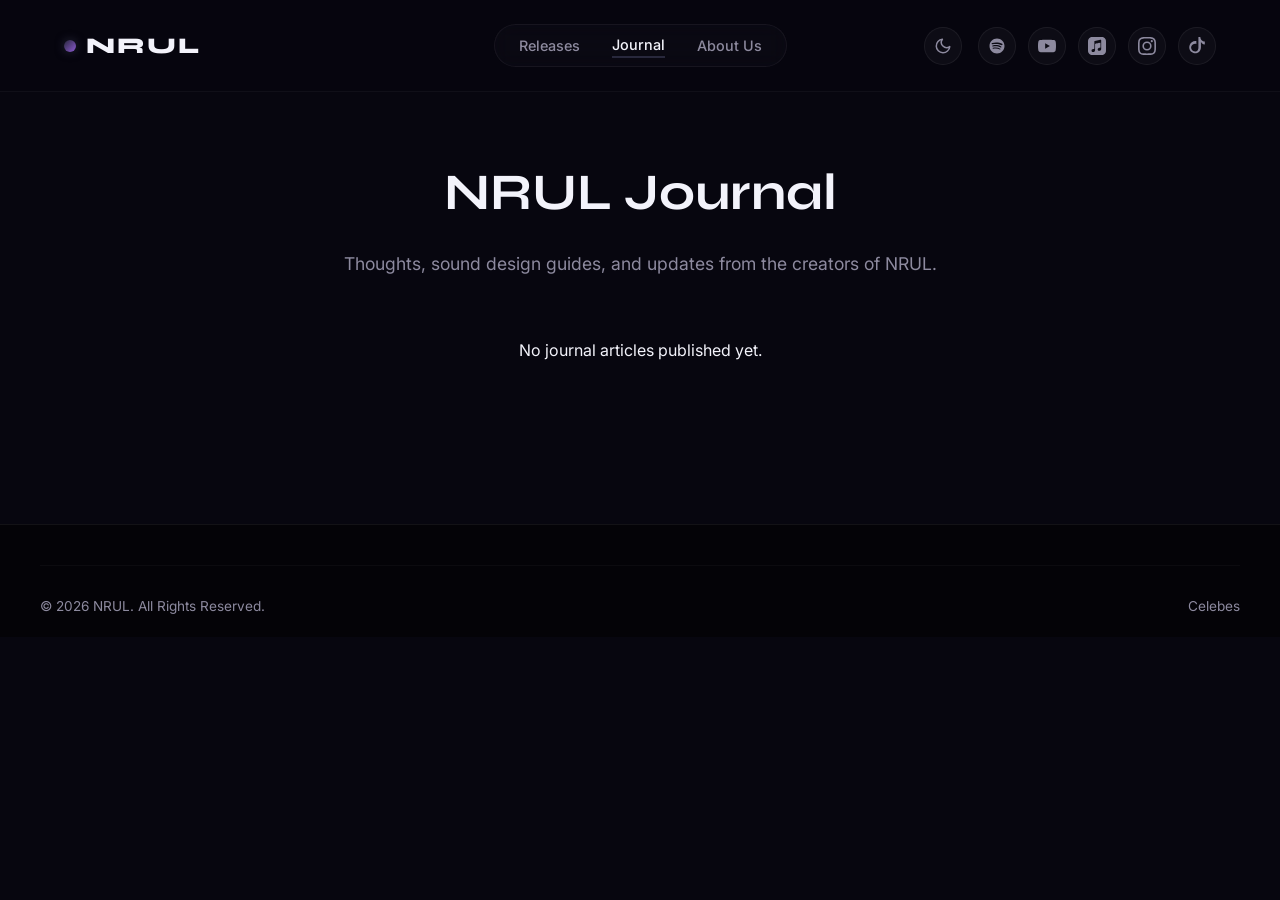
<file: blog.html>
<!DOCTYPE html>
<html lang="en">
<head>
    <meta charset="UTF-8">
    <meta name="viewport" content="width=device-width, initial-scale=1.0">
    <title>NRUL Journal | NRUL</title>
    <meta name="description" content="Thoughts, sound design guides, and updates from the creators of NRUL.">
    
    <!-- Google Fonts -->
    <link rel="preconnect" href="https://fonts.googleapis.com">
    <link rel="preconnect" href="https://fonts.gstatic.com" crossorigin>
    <link href="https://fonts.googleapis.com/css2?family=Inter:wght@300;400;500;600&family=Syne:wght@500;700;800&display=swap" rel="stylesheet">
    
    <!-- Custom CSS -->
    <!-- No-Flash Theme Script -->
    <script>
        (function() {
            const savedMode = localStorage.getItem('themeMode');
            const defaultMode = 'dark';
            const activeMode = savedMode || defaultMode || 'dark';
            if (activeMode === 'light') {
                document.documentElement.classList.add('light-mode');
            } else {
                document.documentElement.classList.remove('light-mode');
            }
        })();
    </script>
    <link rel="stylesheet" href="/style.css">
    
<script>window.__BASE__ = '';</script>
</head>

<body class="zenith-theme">
    <!-- Ambient Background Glows -->
    <div class="ambient-glow" id="glow-1"></div>
    <div class="ambient-glow" id="glow-2"></div>
    
    <!-- Header -->
    <div class="header-sticky-wrapper">
    <header class="header">
        <a href="/index.html" class="logo" style="text-decoration: none;">
            <span class="logo-dot"></span>
            <span class="logo-text">NRUL</span>
        </a>
        <nav class="nav">
            <a href="/index.html" class="nav-link">Releases</a>
            <a href="/blog.html" class="nav-link active-nav">Journal</a>
            <a href="/about.html" class="nav-link">About Us</a>

        </nav>
        <div style="display: flex; align-items: center; gap: 16px;">
            <button class="theme-toggle" id="btn-theme-toggle" aria-label="Toggle Dark/Light Mode">
                <svg class="icon-moon" width="18" height="18" viewBox="0 0 24 24" fill="none" stroke="currentColor" stroke-width="2" stroke-linecap="round" stroke-linejoin="round"><path d="M21 12.79A9 9 0 1 1 11.21 3 7 7 0 0 0 21 12.79z"></path></svg>
                <svg class="icon-sun" width="18" height="18" viewBox="0 0 24 24" fill="none" stroke="currentColor" stroke-width="2" stroke-linecap="round" stroke-linejoin="round"><circle cx="12" cy="12" r="5"></circle><line x1="12" y1="1" x2="12" y2="3"></line><line x1="12" y1="21" x2="12" y2="23"></line><line x1="4.22" y1="4.22" x2="5.64" y2="5.64"></line><line x1="18.36" y1="18.36" x2="19.78" y2="19.78"></line><line x1="1" y1="12" x2="3" y2="12"></line><line x1="21" y1="12" x2="23" y2="12"></line><line x1="4.22" y1="19.78" x2="5.64" y2="18.36"></line><line x1="18.36" y1="5.64" x2="19.78" y2="4.22"></line></svg>
            </button>
            <div class="header-socials">
                <a href="https://open.spotify.com/intl-id/artist/2A5wADwZOFZSSOECDQprEX" target="_blank" rel="noopener" class="header-social-link dsp-spotify" title="Spotify">
                    <svg viewBox="0 0 24 24"><path d="M12 2C6.477 2 2 6.477 2 12s4.477 10 10 10 10-4.477 10-10S17.523 2 12 2zm4.586 14.424c-.18.295-.563.387-.857.207-2.377-1.454-5.37-1.783-8.892-1.007-.336.074-.67-.142-.744-.48-.074-.336.143-.67.48-.744 3.844-.88 7.143-.51 9.806 1.12.294.18.387.563.207.857zm1.225-2.72c-.226.367-.707.487-1.074.26-2.72-1.672-6.87-2.157-10.08-1.182-.413.125-.85-.107-.975-.52-.125-.413.107-.85.52-.975 3.66-1.11 8.224-.563 11.35 1.36.366.226.486.707.26 1.074zm.106-2.833C14.992 8.98 9.333 8.794 6.05 9.79c-.506.153-1.04-.137-1.193-.646-.152-.507.137-1.04.646-1.193 3.76-1.143 10.007-.93 13.43 1.103.456.27.604.862.333 1.32-.27.455-.86.604-1.32.332z"/></svg>
                </a>
                <a href="https://www.youtube.com/@nrul-music" target="_blank" rel="noopener" class="header-social-link dsp-youtube" title="YouTube">
                    <svg viewBox="0 0 24 24"><path d="M23.498 6.163a3.003 3.003 0 0 0-2.11-2.11C19.517 3.545 12 3.545 12 3.545s-7.517 0-9.388.508a3.003 3.003 0 0 0-2.11 2.11C0 8.033 0 12 0 12s0 3.967.502 5.837a3.003 3.003 0 0 0 2.11 2.11c1.871.508 9.388.508 9.388.508s7.517 0 9.388-.508a3.003 3.003 0 0 0 2.11-2.11C24 15.967 24 12 24 12s0-3.967-.502-5.837zM9.545 15.568V8.432L15.818 12l-6.273 3.568z"/></svg>
                </a>
                <a href="https://music.apple.com/us/artist/nrul/6782496907" target="_blank" rel="noopener" class="header-social-link dsp-apple" title="Apple Music">
                    <svg viewBox="0 0 16 16"><path fill-rule="evenodd" d="m10.995 0 .573.001q.241 0 .483.007c.35.01.705.03 1.051.093.352.063.68.166.999.329a3.36 3.36 0 0 1 1.47 1.468c.162.32.265.648.328 1 .063.347.084.7.093 1.051q.007.241.007.483l.001.573v5.99l-.001.573q0 .241-.008.483c-.01.35-.03.704-.092 1.05a3.5 3.5 0 0 1-.33 1 3.36 3.36 0 0 1-1.468 1.468 3.5 3.5 0 0 1-1 .33 7 7 0 0 1-1.05.092q-.241.007-.483.008l-.573.001h-5.99l-.573-.001q-.241 0-.483-.008a7 7 0 0 1-1.052-.092 3.6 3.6 0 0 1-.998-.33 3.36 3.36 0 0 1-1.47-1.468 3.6 3.6 0 0 1-.328-1 7 7 0 0 1-.093-1.05Q.002 11.81 0 11.568V5.005l.001-.573q0-.241.007-.483c.01-.35.03-.704.093-1.05a3.6 3.6 0 0 1 .329-1A3.36 3.36 0 0 1 1.9.431 3.5 3.5 0 0 1 2.896.1 7 7 0 0 1 3.95.008Q4.19.002 4.432 0h.573zm-.107 2.518-4.756.959H6.13a.66.66 0 0 0-.296.133.5.5 0 0 0-.16.31c-.004.027-.01.08-.01.16v5.952c0 .14-.012.275-.106.39-.095.115-.21.15-.347.177l-.31.063c-.393.08-.65.133-.881.223a1.4 1.4 0 0 0-.519.333 1.25 1.25 0 0 0-.332.995c.031.297.166.582.395.792.156.142.35.25.578.296.236.047.49.031.858-.043.196-.04.38-.102.555-.205a1.4 1.4 0 0 0 .438-.405 1.5 1.5 0 0 0 .233-.55c.042-.202.052-.386.052-.588V6.347c0-.276.08-.35.302-.404.024-.005 3.954-.797 4.138-.833.257-.049.378.025.378.294v3.524c0 .14-.001.28-.096.396-.094.115-.211.15-.348.178l-.31.062c-.393.08-.649.133-.88.223a1.4 1.4 0 0 0-.52.334 1.26 1.26 0 0 0-.34.994c.03.297.174.582.404.792a1.2 1.2 0 0 0 .577.294c.237.048.49.03.858-.044.197-.04.381-.098.556-.202a1.4 1.4 0 0 0 .438-.405q.173-.252.233-.549a2.7 2.7 0 0 0 .044-.589V2.865c0-.273-.143-.443-.4-.42-.04.003-.383.064-.424.073"/></svg>
                </a>
                <a href="https://www.instagram.com/nrul.music" target="_blank" rel="noopener" class="header-social-link dsp-instagram" title="Instagram">
                    <svg viewBox="0 0 24 24"><path d="M12 2.163c3.204 0 3.584.012 4.85.07 3.252.148 4.771 1.691 4.919 4.919.058 1.265.069 1.645.069 4.849 0 3.205-.012 3.584-.069 4.849-.149 3.225-1.664 4.771-4.919 4.919-1.266.058-1.644.07-4.85.07-3.204 0-3.584-.012-4.849-.07-3.26-.149-4.771-1.699-4.919-4.92-.058-1.265-.07-1.644-.07-4.849 0-3.204.013-3.583.07-4.849.149-3.227 1.664-4.771 4.919-4.919 1.266-.057 1.645-.069 4.849-.069zM12 0C8.741 0 8.333.014 7.053.072 2.695.272.273 2.69.073 7.051.014 8.333 0 8.741 0 12c0 3.259.014 3.668.072 4.948.2 4.358 2.618 6.78 6.98 6.98 1.281.058 1.689.072 4.948.072 3.259 0 3.668-.014 4.948-.072 4.354-.2 6.782-2.618 6.979-6.98.059-1.28.073-1.689.073-4.948 0-3.259-.014-3.667-.072-4.947-.196-4.354-2.617-6.78-6.979-6.98C15.668.014 15.259 0 12 0zm0 5.838a6.162 6.162 0 1 0 0 12.324 6.162 6.162 0 0 0 0-12.324zM12 16a4 4 0 1 1 0-8 4 4 0 0 1 0 8zm6.406-11.845a1.44 1.44 0 1 0 0 2.881 1.44 1.44 0 0 0 0-2.881z"/></svg>
                </a>
                <a href="https://www.tiktok.com/@nrul.music" target="_blank" rel="noopener" class="header-social-link dsp-tiktok" title="TikTok">
                    <svg viewBox="0 0 24 24"><path d="M12.525.02c1.31-.02 2.61-.01 3.91-.02.08 1.53.63 3.09 1.75 4.17 1.12 1.11 2.7 1.62 4.24 1.79v4.03c-1.44-.17-2.86-.74-3.94-1.72-.49-.44-.9-.97-1.24-1.55v6.82c.03 2.37-.84 4.8-2.69 6.31-1.96 1.68-4.8 2.22-7.22 1.49-2.65-.79-4.83-2.94-5.45-5.63-.76-3.24.47-6.84 3.09-8.76 1.75-1.27 3.99-1.8 6.16-1.47V9.34c-1.57-.43-3.32-.19-4.7 0.67-1.58.98-2.45 2.88-2.22 4.73.23 2.05 1.7 3.89 3.69 4.39 1.95.53 4.21-.19 5.25-1.92.51-.83.74-1.81.72-2.78V.02z"/></svg>
                </a></div>
        </div>
    </header>
    </div>

    <!-- Main Content -->
    <main class="blog-page-container">
        <div class="blog-header">
            <h1>NRUL Journal</h1>
            <p>Thoughts, sound design guides, and updates from the creators of NRUL.</p>
        </div>
        
        <div class="blog-grid" style="display: grid; grid-template-columns: repeat(auto-fit, minmax(320px, 1fr)); gap: 32px;">
            <p class="text-center var-muted" style="grid-column: 1/-1;">No journal articles published yet.</p>
        </div>
    </main>

    
                <footer class="footer gallery-footer" style="padding: 40px 24px 20px; border-top: 1px solid var(--glass-border); background: var(--bg-darker); margin-top: 60px;">
                    <div class="footer-bottom" style="display: flex; justify-content: space-between; align-items: center; max-width: var(--container-width); margin: 0 auto; flex-wrap: wrap; gap: 16px;">
                        <p style="color: var(--color-text-muted); font-size: 0.85rem; margin: 0;">© 2026 NRUL. All Rights Reserved.</p>
                        <p class="footer-desc" style="color: var(--color-text-muted); font-size: 0.85rem; margin: 0;">Celebes</p>
                    </div>
                </footer>
            

    <!-- Lightbox Player Overlay -->
    <div id="player-lightbox" class="lightbox-backdrop">
        <div class="lightbox-content glass-card player-container">
            <!-- Visualizer Canvas -->
            <canvas id="visualizer" class="player-visualizer"></canvas>
            
            <button class="lightbox-close" id="btn-close-lightbox" aria-label="Close Player">&times;</button>
            
            <div class="player-inner">
                <!-- Album Cover Display -->
                <div class="album-art-wrap">
                    <img id="player-cover" src="/assets/cover_1781474906801.jpg" alt="Aura Resonance Cover" class="player-cover">
                    <div class="play-state-indicator">
                        <span class="pulse-ring"></span>
                    </div>
                </div>
                
                <!-- Track Information -->
                <div class="track-info">
                    <h3 id="player-title" class="player-title">Kalah Dari Yang Tiada</h3>
                    <p id="player-artist" class="player-artist">NRUL</p>
                    <div style="display: flex; gap: 8px; align-items: center; margin-top: 4px;">
                        <div id="player-genre-badge" class="genre-badge badge-lofi">LO-FI</div>
                        <div id="player-category-badge" class="genre-badge" style="background: rgba(255, 255, 255, 0.05); color: var(--color-text-main); border: 1px solid var(--glass-border);">Single</div>
                    </div>
                    
                    <!-- Song List for EP/Album -->
                    <div class="player-song-list" id="player-song-list" style="display: none;">
                        
                    <div class="song-item song-item-active" data-song-idx="0" style="cursor:pointer;">
                        <span><span class="song-item-number">01</span><span class="song-item-title">Kalah Dari Yang Tiada</span></span>
                        <span class="song-play-indicator"><svg width="12" height="12" viewBox="0 0 24 24" fill="currentColor"><polygon points="5 3 19 12 5 21 5 3"></polygon></svg></span>
                    </div>
                    </div>
                    
                    <!-- Dynamic Streaming DSP Links -->
                    <div class="dsp-links" id="player-dsp-links"></div>
                </div>
                
                <!-- Playback Controls -->
                <div class="player-controls">
                    <!-- Progress Slider -->
                    <div class="progress-container">
                        <span id="time-current" class="time-display">0:00</span>
                        <div class="progress-bar-wrap" id="progress-bar-wrap">
                            <div class="progress-bar-bg"></div>
                            <div class="progress-bar-fill" id="progress-bar-fill"></div>
                            <div class="progress-handle" id="progress-handle"></div>
                        </div>
                        <span id="time-duration" class="time-display">0:00</span>
                    </div>
                    
                    <!-- Control Buttons -->
                    <div class="btn-group">
                        <button id="btn-shuffle" class="btn-ctrl" aria-label="Shuffle">
                            <svg width="20" height="20" viewBox="0 0 24 24" fill="none" stroke="currentColor" stroke-width="2" stroke-linecap="round" stroke-linejoin="round"><polyline points="16 3 21 3 21 8"></polyline><line x1="4" y1="20" x2="21" y2="3"></line><polyline points="21 16 21 21 16 21"></polyline><line x1="15" y1="15" x2="21" y2="21"></line><line x1="4" y1="4" x2="9" y2="9"></line></svg>
                        </button>
                        <button id="btn-prev" class="btn-ctrl" aria-label="Previous Track">
                            <svg width="24" height="24" viewBox="0 0 24 24" fill="none" stroke="currentColor" stroke-width="2" stroke-linecap="round" stroke-linejoin="round"><polygon points="19 20 9 12 19 4 19 20"></polygon><line x1="5" y1="19" x2="5" y2="5"></line></svg>
                        </button>
                        <button id="btn-play-pause" class="btn-ctrl btn-play" aria-label="Play/Pause">
                            <svg id="play-icon" width="28" height="28" viewBox="0 0 24 24" fill="none" stroke="currentColor" stroke-width="2" stroke-linecap="round" stroke-linejoin="round"><polygon points="5 3 19 12 5 21 5 3"></polygon></svg>
                            <svg id="pause-icon" class="hidden" width="28" height="28" viewBox="0 0 24 24" fill="none" stroke="currentColor" stroke-width="2" stroke-linecap="round" stroke-linejoin="round"><rect x="6" y="4" width="4" height="16"></rect><rect x="14" y="4" width="4" height="16"></rect></svg>
                        </button>
                        <button id="btn-next" class="btn-ctrl" aria-label="Next Track">
                            <svg width="24" height="24" viewBox="0 0 24 24" fill="none" stroke="currentColor" stroke-width="2" stroke-linecap="round" stroke-linejoin="round"><polygon points="5 4 15 12 5 20 5 4"></polygon><line x1="19" y1="5" x2="19" y2="19"></line></svg>
                        </button>
                        <button id="btn-repeat" class="btn-ctrl" aria-label="Repeat">
                            <svg width="20" height="20" viewBox="0 0 24 24" fill="none" stroke="currentColor" stroke-width="2" stroke-linecap="round" stroke-linejoin="round"><polyline points="17 1 21 5 17 9"></polyline><path d="M3 11V9a4 4 0 0 1 4-4h14"></path><polyline points="7 23 3 19 7 15"></polyline><path d="M21 13v2a4 4 0 0 1-4 4H3"></path></svg>
                        </button>
                    </div>
                    
                    <!-- Volume Control -->
                    <div class="volume-container">
                        <button id="btn-mute" class="btn-volume" aria-label="Mute/Unmute">
                            <svg id="volume-icon" width="18" height="18" viewBox="0 0 24 24" fill="none" stroke="currentColor" stroke-width="2" stroke-linecap="round" stroke-linejoin="round"><polygon points="11 5 6 9 2 9 2 15 6 15 11 19 11 5"></polygon><path d="M19.07 4.93a10 10 0 0 1 0 14.14M15.54 8.46a5 5 0 0 1 0 7.07"></path></svg>
                        </button>
                        <div class="volume-slider-wrap" id="volume-slider-wrap">
                            <div class="volume-bar-bg"></div>
                            <div class="volume-bar-fill" id="volume-bar-fill"></div>
                            <div class="volume-handle" id="volume-handle"></div>
                        </div>
                    </div>
                </div>
            </div>
        </div>
    </div>

    <!-- Floating Now Playing Indicator -->
    <div id="floating-player-indicator" class="floating-indicator hidden">
        <img id="floating-cover-preview" class="floating-cover-preview" src="" alt="Cover">
        <div class="floating-info-wrap">
            <span class="floating-text" id="floating-track-info">Now Playing</span>
        </div>
        <div class="floating-controls">
            <button id="btn-floating-prev" class="floating-btn" aria-label="Previous">
                <svg width="14" height="14" viewBox="0 0 24 24" fill="none" stroke="currentColor" stroke-width="2" stroke-linecap="round" stroke-linejoin="round"><polygon points="19 20 9 12 19 4 19 20"></polygon><line x1="5" y1="19" x2="5" y2="5"></line></svg>
            </button>
            <button id="btn-floating-play-pause" class="floating-btn" aria-label="Play/Pause">
                <svg id="floating-play-icon" width="16" height="16" viewBox="0 0 24 24" fill="none" stroke="currentColor" stroke-width="2" stroke-linecap="round" stroke-linejoin="round"><polygon points="5 3 19 12 5 21 5 3"></polygon></svg>
                <svg id="floating-pause-icon" class="hidden" width="16" height="16" viewBox="0 0 24 24" fill="none" stroke="currentColor" stroke-width="2" stroke-linecap="round" stroke-linejoin="round"><rect x="6" y="4" width="4" height="16"></rect><rect x="14" y="4" width="4" height="16"></rect></svg>
            </button>
            <button id="btn-floating-next" class="floating-btn" aria-label="Next">
                <svg width="14" height="14" viewBox="0 0 24 24" fill="none" stroke="currentColor" stroke-width="2" stroke-linecap="round" stroke-linejoin="round"><polygon points="5 4 15 12 5 20 5 4"></polygon><line x1="19" y1="5" x2="19" y2="19"></line></svg>
            </button>
        </div>
        <div class="music-wave-bars">
            <span class="music-wave-bar bar-1"></span>
            <span class="music-wave-bar bar-2"></span>
            <span class="music-wave-bar bar-3"></span>
        </div>
    </div>

    <!-- Main JavaScript Logic -->
    <script src="/app.js"></script>
</body>
</html>
</file>
<file: style.css>
/* Aura: Resonance Design System & Stylesheet */

/* --- Custom Variables & Theme Base --- */
:root {
    /* Fonts */
    --font-primary: 'Inter', sans-serif;
    --font-display: 'Syne', sans-serif;

    /* Base Colors (Deep Space Dark Theme) */
    --bg-color: #07060f;
    --bg-darker: #040307;
    --color-text-main: #f3f3fb;
    --color-text-muted: #8d8a9f;
    
    /* Dynamic Accent Colors (Default: Cyan/Blue Theme) */
    --accent-1: #00f0ff;      /* Cyan */
    --accent-2: #7000ff;      /* Indigo/Purple */
    --accent-glow-1: rgba(0, 240, 255, 0.15);
    --accent-glow-2: rgba(112, 0, 255, 0.15);
    
    /* Glassmorphism Styles */
    --glass-bg: rgba(255, 255, 255, 0.025);
    --glass-border: rgba(255, 255, 255, 0.06);
    --glass-shadow: rgba(0, 0, 0, 0.5);
    --glass-blur: blur(20px);
    
    /* Layout Variables */
    --container-width: 1200px;
    --border-radius-lg: 24px;
    --border-radius-md: 16px;
    --border-radius-sm: 8px;
    
    /* Transitions */
    --transition-fast: 0.2s ease;
    --transition-smooth: 0.4s cubic-bezier(0.16, 1, 0.3, 1);
    --transition-glow: 0.8s cubic-bezier(0.16, 1, 0.3, 1);
}

/* --- Base Reset & Setup --- */
* {
    margin: 0;
    padding: 0;
    box-sizing: border-box;
}

html {
    scroll-behavior: smooth;
    font-size: 16px;
    background-color: var(--bg-color);
    color: var(--color-text-main);
    font-family: var(--font-primary);
    overflow-x: hidden;
}

body {
    min-height: 100vh;
    display: flex;
    flex-direction: column;
    position: relative;
    overflow-x: hidden;
    line-height: 1.6;
}

/* --- Ambient Glow System --- */
.ambient-glow {
    position: fixed;
    border-radius: 50%;
    filter: blur(140px);
    z-index: -1;
    pointer-events: none;
    transition: background-color var(--transition-glow), transform var(--transition-glow);
}

#glow-1 {
    width: 50vw;
    height: 50vw;
    top: -10vw;
    right: -10vw;
    background-color: var(--accent-1);
    opacity: 0.35;
    animation: floatGlow1 25s infinite alternate ease-in-out;
}

#glow-2 {
    width: 60vw;
    height: 60vw;
    bottom: -20vw;
    left: -20vw;
    background-color: var(--accent-2);
    opacity: 0.25;
    animation: floatGlow2 30s infinite alternate ease-in-out;
}

@keyframes floatGlow1 {
    0% { transform: translate(0, 0) scale(1); }
    100% { transform: translate(-8%, 8%) scale(1.15); }
}

@keyframes floatGlow2 {
    0% { transform: translate(0, 0) scale(1); }
    100% { transform: translate(8%, -8%) scale(1.1); }
}

/* --- Typography Utilities --- */
.gradient-text {
    background: linear-gradient(135deg, var(--color-text-main) 10%, var(--accent-2) 60%, var(--accent-1) 100%);
    -webkit-background-clip: text;
    -webkit-text-fill-color: transparent;
    background-clip: text;
}

.text-center { text-align: center; }
.max-width-center {
    max-width: 600px;
    margin-left: auto;
    margin-right: auto;
}

/* --- Scroll-Reveal Class --- */
.reveal {
    opacity: 0;
    transform: translateY(30px);
    transition: opacity 0.8s cubic-bezier(0.16, 1, 0.3, 1), transform 0.8s cubic-bezier(0.16, 1, 0.3, 1);
}

.reveal.active {
    opacity: 1;
    transform: translateY(0);
}

/* --- Reusable Components (Glassmorphism, Buttons, Badges) --- */
.glass-card {
    background: var(--glass-bg);
    border: 1px solid var(--glass-border);
    backdrop-filter: var(--glass-blur);
    -webkit-backdrop-filter: var(--glass-blur);
    border-radius: var(--border-radius-lg);
    box-shadow: 0 8px 32px 0 var(--glass-shadow);
    transition: border-color var(--transition-fast), box-shadow var(--transition-fast), background var(--transition-smooth);
}

.btn {
    display: inline-flex;
    align-items: center;
    justify-content: center;
    gap: 8px;
    padding: 12px 28px;
    border-radius: 40px;
    font-family: var(--font-primary);
    font-weight: 500;
    font-size: 0.95rem;
    text-decoration: none;
    cursor: pointer;
    transition: all var(--transition-fast);
    border: none;
}

.btn-primary {
    background: linear-gradient(135deg, var(--accent-1), var(--accent-2));
    color: #fff;
    box-shadow: 0 8px 24px 0 var(--accent-glow-1);
}

.btn-primary:hover {
    transform: translateY(-2px);
    box-shadow: 0 12px 28px 0 var(--accent-glow-1), 0 0 16px 0 rgba(255, 255, 255, 0.2);
}

.btn-secondary {
    background: rgba(255, 255, 255, 0.08);
    color: var(--color-text-main);
    border: 1px solid rgba(255, 255, 255, 0.1);
}

.btn-secondary:hover {
    background: rgba(255, 255, 255, 0.15);
    border-color: rgba(255, 255, 255, 0.2);
    transform: translateY(-2px);
}

.btn-outline {
    background: transparent;
    color: var(--color-text-main);
    border: 1px solid var(--glass-border);
}

.btn-outline:hover {
    background: rgba(255, 255, 255, 0.05);
    border-color: var(--color-text-muted);
    transform: translateY(-2px);
}

.genre-badge {
    display: inline-block;
    padding: 4px 10px;
    border-radius: 20px;
    font-size: 0.7rem;
    font-weight: 600;
    letter-spacing: 1px;
    text-transform: uppercase;
}

.badge-lofi {
    background: rgba(138, 43, 226, 0.15);
    color: #c084fc;
    border: 1px solid rgba(138, 43, 226, 0.3);
}

.badge-synth {
    background: rgba(255, 0, 127, 0.15);
    color: #f472b6;
    border: 1px solid rgba(255, 0, 127, 0.3);
}

.badge-ambient {
    background: rgba(6, 182, 212, 0.15);
    color: #22d3ee;
    border: 1px solid rgba(6, 182, 212, 0.3);
}

.badge-acoustic {
    background: rgba(234, 179, 8, 0.15);
    color: #fef08a;
    border: 1px solid rgba(234, 179, 8, 0.3);
}

/* --- Header & Navigation --- */
.header {
    width: 100%;
    max-width: var(--container-width);
    margin: 0 auto;
    padding: 24px;
    display: flex;
    align-items: center;
    justify-content: space-between;
    z-index: 100;
}

.header > .logo {
    flex: 1 1 0%;
}

.header > .nav {
    flex: 0 0 auto;
}

.header > div:last-child {
    flex: 1 1 0%;
    display: flex;
    justify-content: flex-end;
    align-items: center;
}

/* Sticky wrapper that sticks to the top */
.header-sticky-wrapper {
    position: sticky;
    top: 0;
    z-index: 500;
    background: rgba(7, 6, 15, 0.75);
    backdrop-filter: blur(20px);
    -webkit-backdrop-filter: blur(20px);
    border-bottom: 1px solid rgba(255, 255, 255, 0.04);
    transition: background var(--transition-smooth);
}

html.light-mode .header-sticky-wrapper {
    background: rgba(247, 246, 250, 0.82);
    border-bottom: 1px solid rgba(0, 0, 0, 0.06);
}

.logo {
    display: flex;
    align-items: center;
    gap: 10px;
    cursor: pointer;
}

.logo-dot {
    width: 12px;
    height: 12px;
    border-radius: 50%;
    background: linear-gradient(135deg, var(--accent-1), var(--accent-2));
    box-shadow: 0 0 10px 0 var(--accent-1);
    transition: background var(--transition-glow), box-shadow var(--transition-glow);
}

.logo-text {
    font-family: var(--font-display);
    font-weight: 800;
    font-size: 1.4rem;
    letter-spacing: 2px;
    color: var(--color-text-main);
}

.nav {
    display: flex;
    align-items: center;
    gap: 32px;
    background: rgba(255, 255, 255, 0.02);
    border: 1px solid rgba(255, 255, 255, 0.05);
    padding: 8px 24px;
    border-radius: 30px;
    backdrop-filter: blur(10px);
}

.nav-link {
    color: var(--color-text-muted);
    text-decoration: none;
    font-size: 0.9rem;
    font-weight: 500;
    transition: color var(--transition-fast);
}

.nav-link:hover {
    color: var(--color-text-main);
}

/* --- Hero Section --- */
.hero {
    width: 100%;
    max-width: var(--container-width);
    margin: 0 auto;
    padding: 80px 24px 60px;
    display: grid;
    grid-template-columns: 1.1fr 0.9fr;
    align-items: center;
    gap: 48px;
    min-height: 70vh;
}

.hero-content {
    display: flex;
    flex-direction: column;
    gap: 24px;
}

.tagline {
    font-size: 0.85rem;
    font-weight: 600;
    letter-spacing: 3px;
    text-transform: uppercase;
    color: var(--accent-2);
    transition: color var(--transition-glow);
}

.hero-title {
    font-family: var(--font-display);
    font-size: 4.2rem;
    font-weight: 800;
    line-height: 1.1;
    letter-spacing: -1px;
}

.hero-desc {
    font-size: 1.1rem;
    color: var(--color-text-muted);
    max-width: 520px;
}

.hero-ctas {
    display: flex;
    gap: 16px;
    margin-top: 10px;
}

/* Hero Visual Sound Ring */
.hero-visual {
    display: flex;
    align-items: center;
    justify-content: center;
    position: relative;
    height: 400px;
}

.sound-ring {
    width: 280px;
    height: 280px;
    position: relative;
    display: flex;
    align-items: center;
    justify-content: center;
}

.ring-core {
    width: 80px;
    height: 80px;
    border-radius: 50%;
    background: linear-gradient(135deg, var(--accent-1), var(--accent-2));
    box-shadow: 0 0 40px 0 var(--accent-glow-1);
    z-index: 2;
    transition: background var(--transition-glow), box-shadow var(--transition-glow);
}

.ring-wave {
    position: absolute;
    width: 100%;
    height: 100%;
    border-radius: 50%;
    border: 2px solid rgba(255, 255, 255, 0.05);
    animation: ringPulse 6s infinite linear;
}

.wave-1 {
    animation-delay: 0s;
    border-color: rgba(138, 43, 226, 0.1);
}
.wave-2 {
    animation-delay: 2s;
    border-color: rgba(255, 0, 127, 0.1);
}
.wave-3 {
    animation-delay: 4s;
    border-color: rgba(255, 255, 255, 0.05);
}

@keyframes ringPulse {
    0% {
        transform: scale(0.3);
        opacity: 0.8;
    }
    100% {
        transform: scale(1.3);
        opacity: 0;
        border-color: var(--accent-2);
        box-shadow: inset 0 0 20px 0 var(--accent-glow-2);
    }
}

/* --- Section Dividers --- */
.section-title-wrap {
    text-align: left;
    margin-bottom: 40px;
    width: 100%;
    max-width: var(--container-width);
    margin-left: auto;
    margin-right: auto;
    padding: 0 24px;
}

.section-title-wrap.text-center {
    text-align: center;
}

.section-subtitle {
    font-size: 0.8rem;
    font-weight: 600;
    letter-spacing: 3px;
    text-transform: uppercase;
    color: var(--accent-1);
    margin-bottom: 12px;
    display: inline-block;
    transition: color var(--transition-glow);
}

.section-title {
    font-family: var(--font-display);
    font-size: 2.5rem;
    font-weight: 700;
    letter-spacing: -0.5px;
}

.section-desc {
    color: var(--color-text-muted);
    font-size: 1rem;
    margin-top: 16px;
}

/* --- Player & Visualizer Section --- */
.player-section {
    padding: 80px 24px;
    width: 100%;
    max-width: var(--container-width);
    margin: 0 auto;
}

.player-container {
    max-width: 800px;
    margin: 0 auto;
    position: relative;
    overflow: hidden;
    padding: 40px;
    z-index: 10;
}

/* Behind contents Canvas */
.player-visualizer {
    position: absolute;
    top: 0;
    left: 0;
    width: 100%;
    height: 100%;
    z-index: 1;
    pointer-events: none;
    opacity: 0.3;
}

.player-inner {
    position: relative;
    z-index: 2;
    display: grid;
    grid-template-columns: 240px 1fr;
    gap: 40px;
    align-items: center;
}

/* Album Art Wrapper */
.album-art-wrap {
    width: 240px;
    height: 240px;
    border-radius: var(--border-radius-md);
    overflow: hidden;
    position: relative;
    box-shadow: 0 16px 32px rgba(0, 0, 0, 0.4);
    border: 1px solid rgba(255, 255, 255, 0.1);
    transition: border-radius var(--transition-smooth), border var(--transition-smooth), box-shadow var(--transition-smooth);
}

.player-cover {
    width: 100%;
    height: 100%;
    object-fit: cover;
    transition: transform 12s linear;
}

/* Rotating Album Art when Playing - Vinyl Disc Effect */
.playing .album-art-wrap {
    border-radius: 50% !important;
    animation: rotateArt 16s infinite linear;
    border: 6px solid #12111a !important; /* dark vinyl outer rim */
    box-shadow: 0 16px 40px rgba(0, 0, 0, 0.7), 0 0 0 10px rgba(255, 255, 255, 0.03);
}

/* Vinyl center hole */
.album-art-wrap::after {
    content: '';
    position: absolute;
    top: 50%;
    left: 50%;
    transform: translate(-50%, -50%);
    width: 20px;
    height: 20px;
    background: #07060f; /* Match dark theme bg */
    border-radius: 50%;
    border: 3px solid rgba(0, 0, 0, 0.6);
    box-shadow: inset 0 0 6px rgba(0, 0, 0, 0.9);
    opacity: 0;
    transition: opacity var(--transition-smooth);
    z-index: 10;
}

.playing .album-art-wrap::after {
    opacity: 1;
}

html.light-mode .album-art-wrap::after {
    background: #f7f6fa; /* Match light theme bg */
}

@keyframes rotateArt {
    0% { transform: rotate(0deg); }
    100% { transform: rotate(360deg); }
}

.play-state-indicator {
    position: absolute;
    top: 12px;
    right: 12px;
    width: 10px;
    height: 10px;
    border-radius: 50%;
    background: #10b981; /* green active */
    opacity: 0;
    transition: opacity var(--transition-fast);
}

.playing .play-state-indicator {
    opacity: 1;
}

.pulse-ring {
    position: absolute;
    top: -5px;
    left: -5px;
    width: 20px;
    height: 20px;
    border-radius: 50%;
    border: 1px solid #10b981;
    animation: greenPulse 2s infinite ease-out;
}

@keyframes greenPulse {
    0% { transform: scale(0.5); opacity: 1; }
    100% { transform: scale(1.6); opacity: 0; }
}

/* Track Info */
.track-info {
    display: flex;
    flex-direction: column;
    align-items: flex-start;
    gap: 8px;
    margin-bottom: 20px;
}

.player-title {
    font-family: var(--font-display);
    font-size: 2rem;
    font-weight: 700;
    letter-spacing: -0.5px;
}

.player-artist {
    color: var(--color-text-muted);
    font-size: 1rem;
    font-weight: 400;
}

/* Player Controls & Volume */
.player-controls {
    display: flex;
    flex-direction: column;
    gap: 24px;
}

/* Progress Slider Container */
.progress-container {
    display: flex;
    align-items: center;
    gap: 16px;
    width: 100%;
}

.time-display {
    font-size: 0.8rem;
    font-family: monospace;
    color: var(--color-text-muted);
    width: 40px;
}

#time-duration {
    text-align: right;
}

.progress-bar-wrap {
    flex-grow: 1;
    height: 6px;
    position: relative;
    cursor: pointer;
    padding: 10px 0; /* Expanded hit area */
}

.progress-bar-bg {
    width: 100%;
    height: 6px;
    background: rgba(255, 255, 255, 0.08);
    border-radius: 3px;
    position: absolute;
    top: 10px;
}

.progress-bar-fill {
    width: 0%;
    height: 6px;
    background: linear-gradient(90deg, var(--accent-1), var(--accent-2));
    border-radius: 3px;
    position: absolute;
    top: 10px;
    transition: width 0.1s linear;
}

.progress-handle {
    width: 12px;
    height: 12px;
    border-radius: 50%;
    background: #fff;
    position: absolute;
    top: 7px;
    left: 0%;
    transform: translateX(-50%) scale(0);
    box-shadow: 0 0 8px 0 var(--accent-1);
    transition: transform var(--transition-fast), left 0.1s linear;
    pointer-events: none;
}

.progress-bar-wrap:hover .progress-handle {
    transform: translateX(-50%) scale(1.2);
}

/* Button Group */
.btn-group {
    display: flex;
    align-items: center;
    justify-content: center;
    gap: 20px;
    width: 100%;
}

.btn-ctrl {
    background: none;
    border: none;
    color: var(--color-text-muted);
    cursor: pointer;
    display: flex;
    align-items: center;
    justify-content: center;
    border-radius: 50%;
    transition: all var(--transition-fast);
}

.btn-ctrl:hover {
    color: var(--color-text-main);
    transform: scale(1.15);
}

.btn-play {
    width: 64px;
    height: 64px;
    background: var(--color-text-main);
    color: var(--bg-color);
    box-shadow: 0 8px 24px rgba(255, 255, 255, 0.15);
}

.btn-play:hover {
    background: #fff;
    color: #000;
    transform: scale(1.08);
    box-shadow: 0 12px 32px var(--accent-glow-2);
}

.btn-ctrl.active-mode {
    color: var(--accent-2);
}

/* Volume Control */
.volume-container {
    display: flex;
    align-items: center;
    gap: 12px;
    justify-content: flex-end;
    width: 100%;
    max-width: 180px;
    margin-left: auto;
}

.btn-volume {
    background: none;
    border: none;
    color: var(--color-text-muted);
    cursor: pointer;
    display: flex;
    align-items: center;
    transition: color var(--transition-fast);
}

.btn-volume:hover {
    color: var(--color-text-main);
}

.volume-slider-wrap {
    width: 100px;
    height: 4px;
    position: relative;
    cursor: pointer;
    padding: 8px 0;
}

.volume-bar-bg {
    width: 100%;
    height: 4px;
    background: rgba(255, 255, 255, 0.08);
    border-radius: 2px;
    position: absolute;
    top: 8px;
}

.volume-bar-fill {
    width: 80%;
    height: 4px;
    background: var(--color-text-main);
    border-radius: 2px;
    position: absolute;
    top: 8px;
}

.volume-handle {
    width: 10px;
    height: 10px;
    border-radius: 50%;
    background: #fff;
    position: absolute;
    top: 5px;
    left: 80%;
    transform: translateX(-50%) scale(0);
    transition: transform var(--transition-fast);
}

.volume-slider-wrap:hover .volume-handle {
    transform: translateX(-50%) scale(1.2);
}

/* --- Tracklist Showcase Section --- */
.tracklist {
    padding: 80px 24px;
    width: 100%;
    max-width: var(--container-width);
    margin: 0 auto;
}

.track-grid {
    display: grid;
    grid-template-columns: repeat(auto-fit, minmax(260px, 320px));
    justify-content: center;
    gap: 24px;
    margin-top: 48px;
}

/* --- Releases Showcase Layout Options --- */
.track-grid.layout-centered-grid {
    grid-template-columns: repeat(auto-fit, minmax(260px, 320px));
    justify-content: center;
}

.track-grid.layout-full-grid,
.zenith-theme .gallery-grid.layout-full-grid {
    grid-template-columns: repeat(auto-fill, minmax(260px, 1fr)) !important;
    justify-content: start !important;
    max-width: 100% !important;
}

.track-grid.layout-slider,
.zenith-theme .gallery-grid.layout-slider {
    display: flex !important;
    justify-content: center !important;
    align-items: center !important;
    position: relative !important;
    min-height: 420px !important;
    max-width: 360px !important;
    margin-left: auto !important;
    margin-right: auto !important;
    overflow: visible !important;
    width: 100% !important;
}

.track-grid.layout-slider .track-card,
.zenith-theme .gallery-grid.layout-slider .track-card {
    position: absolute !important;
    width: 100% !important;
    top: 0 !important;
    left: 0 !important;
    opacity: 0 !important;
    transform: translateX(60px) scale(0.95) !important;
    pointer-events: none !important;
    margin: 0 !important;
    transition: opacity 0.5s cubic-bezier(0.4, 0, 0.2, 1), transform 0.5s cubic-bezier(0.4, 0, 0.2, 1), border-color var(--transition-fast), box-shadow var(--transition-smooth) !important;
}

.track-grid.layout-slider .track-card.active-slide,
.zenith-theme .gallery-grid.layout-slider .track-card.active-slide {
    position: relative !important;
    opacity: 1 !important;
    transform: translateX(0) scale(1) !important;
    pointer-events: auto !important;
    z-index: 5 !important;
}

.track-grid.layout-slider .track-card.slide-left,
.zenith-theme .gallery-grid.layout-slider .track-card.slide-left {
    transform: translateX(-60px) scale(0.95) !important;
    opacity: 0 !important;
    pointer-events: none !important;
}

.track-grid.layout-slider .track-card.slide-right,
.zenith-theme .gallery-grid.layout-slider .track-card.slide-right {
    transform: translateX(60px) scale(0.95) !important;
    opacity: 0 !important;
    pointer-events: none !important;
}

/* Slider Controls Wrapper Styling */
.slider-controls-wrapper {
    display: none;
}

.slider-controls-wrapper.layout-slider-controls {
    display: flex;
    align-items: center;
    justify-content: center;
    gap: 20px;
    margin-top: 32px;
    margin-bottom: 20px;
    width: 100%;
}

.slider-control-btn {
    background: rgba(255, 255, 255, 0.03);
    border: 1px solid var(--glass-border);
    color: var(--color-text-main);
    width: 48px;
    height: 48px;
    border-radius: 50%;
    display: flex;
    align-items: center;
    justify-content: center;
    cursor: pointer;
    transition: all var(--transition-fast);
    outline: none;
    padding: 0;
}

.slider-control-btn svg {
    width: 20px;
    height: 20px;
    stroke: currentColor;
    fill: none;
}

.slider-control-btn:hover {
    background: var(--color-text-main);
    color: var(--bg-color);
    transform: scale(1.08);
    box-shadow: 0 0 15px var(--accent-glow-1);
}

.slider-dots-container {
    display: flex;
    gap: 10px;
    align-items: center;
    justify-content: center;
}

.slider-dot {
    width: 8px;
    height: 8px;
    border-radius: 50%;
    background: rgba(255, 255, 255, 0.15);
    cursor: pointer;
    transition: all var(--transition-fast);
}

.slider-dot:hover {
    background: rgba(255, 255, 255, 0.35);
    transform: scale(1.1);
}

.slider-dot.active-dot {
    background: var(--accent-1);
    box-shadow: 0 0 10px var(--accent-1);
    transform: scale(1.25);
}

/* Light mode overrides for slider controls */
html.light-mode .slider-control-btn {
    background: rgba(0, 0, 0, 0.02);
    border-color: rgba(0, 0, 0, 0.08);
}

html.light-mode .slider-control-btn:hover {
    background: var(--color-text-main);
    color: var(--bg-color);
}

html.light-mode .slider-dot {
    background: rgba(0, 0, 0, 0.15);
}

html.light-mode .slider-dot:hover {
    background: rgba(0, 0, 0, 0.35);
}

html.light-mode .slider-dot.active-dot {
    background: var(--accent-1);
}

.track-card {
    padding: 16px;
    cursor: pointer;
    display: flex;
    flex-direction: column;
    gap: 16px;
    transition: transform var(--transition-smooth), border-color var(--transition-fast), box-shadow var(--transition-smooth);
}

.track-card:hover {
    transform: translateY(-8px);
    border-color: rgba(255, 255, 255, 0.15);
    box-shadow: 0 12px 40px rgba(0, 0, 0, 0.6);
}

.track-card.active-track {
    border-color: var(--accent-1);
    box-shadow: 0 8px 32px 0 var(--accent-glow-1);
}

.track-card-art {
    width: 100%;
    aspect-ratio: 1;
    border-radius: var(--border-radius-md);
    overflow: hidden;
    position: relative;
    border: 1px solid rgba(255, 255, 255, 0.05);
}

.track-card-art img {
    width: 100%;
    height: 100%;
    object-fit: cover;
    transition: transform var(--transition-smooth);
}

.track-card:hover .track-card-art img {
    transform: scale(1.05);
}

.track-card-hover {
    position: absolute;
    top: 0;
    left: 0;
    width: 100%;
    height: 100%;
    background: rgba(0, 0, 0, 0.4);
    backdrop-filter: blur(4px);
    display: flex;
    align-items: center;
    justify-content: center;
    opacity: 0;
    transition: opacity var(--transition-fast);
}

.track-card:hover .track-card-hover {
    opacity: 1;
}

.track-card-hover svg {
    color: #fff;
    transform: scale(0.8);
    transition: transform var(--transition-fast);
}

.track-card:hover .track-card-hover svg {
    transform: scale(1.1);
}

.track-card-body {
    display: flex;
    flex-direction: column;
    gap: 8px;
}

.track-card-meta {
    display: flex;
    justify-content: space-between;
    align-items: center;
}

.track-num {
    font-size: 0.8rem;
    font-family: monospace;
    color: var(--color-text-muted);
}

.track-card-title {
    font-family: var(--font-display);
    font-size: 1.25rem;
    font-weight: 700;
}

.track-card-desc {
    font-size: 0.85rem;
    color: var(--color-text-muted);
}

/* --- Features / About Section --- */
.about {
    padding: 80px 24px;
    width: 100%;
    max-width: var(--container-width);
    margin: 0 auto;
}

.features-grid {
    display: grid;
    grid-template-columns: repeat(auto-fit, minmax(320px, 1fr));
    gap: 24px;
    margin-top: 40px;
}

.feature-card {
    padding: 40px 32px;
    display: flex;
    flex-direction: column;
    gap: 20px;
    transition: transform var(--transition-smooth);
}

.feature-card:hover {
    transform: translateY(-4px);
}

.feature-icon {
    width: 64px;
    height: 64px;
    border-radius: var(--border-radius-md);
    background: rgba(255, 255, 255, 0.03);
    border: 1px solid rgba(255, 255, 255, 0.08);
    display: flex;
    align-items: center;
    justify-content: center;
    color: var(--accent-1);
    box-shadow: inset 0 0 12px rgba(255, 255, 255, 0.02);
    transition: color var(--transition-glow), transform var(--transition-smooth);
}

.feature-card:hover .feature-icon {
    transform: rotate(5deg) scale(1.05);
    color: var(--accent-2);
}

.feature-card h3 {
    font-family: var(--font-display);
    font-size: 1.4rem;
    font-weight: 700;
}

.feature-card p {
    font-size: 0.95rem;
    color: var(--color-text-muted);
    line-height: 1.7;
}

/* --- Newsletter / Stay Tuned Section --- */
.subscribe {
    padding: 100px 24px;
    width: 100%;
    max-width: var(--container-width);
    margin: 0 auto;
}

.subscribe-card {
    width: 100%;
    max-width: 900px;
    margin: 0 auto;
    padding: 60px 40px;
    text-align: center;
    position: relative;
    overflow: hidden;
}

.subscribe-glow {
    position: absolute;
    width: 300px;
    height: 300px;
    border-radius: 50%;
    background: radial-gradient(circle, var(--accent-glow-2) 0%, transparent 70%);
    top: 50%;
    left: 50%;
    transform: translate(-50%, -50%);
    z-index: 1;
    pointer-events: none;
}

.subscribe-title {
    font-family: var(--font-display);
    font-size: 2.8rem;
    font-weight: 700;
    margin-bottom: 16px;
    position: relative;
    z-index: 2;
}

.subscribe-desc {
    color: var(--color-text-muted);
    font-size: 1.1rem;
    max-width: 500px;
    margin: 0 auto 36px;
    position: relative;
    z-index: 2;
}

.subscribe-form {
    display: flex;
    max-width: 520px;
    margin: 0 auto;
    gap: 12px;
    position: relative;
    z-index: 2;
}

.form-input {
    flex-grow: 1;
    background: rgba(255, 255, 255, 0.03);
    border: 1px solid rgba(255, 255, 255, 0.08);
    border-radius: 40px;
    padding: 16px 28px;
    color: #fff;
    font-family: var(--font-primary);
    font-size: 0.95rem;
    transition: all var(--transition-fast);
    outline: none;
}

.form-input:focus {
    border-color: var(--accent-1);
    background: rgba(255, 255, 255, 0.05);
    box-shadow: 0 0 16px var(--accent-glow-1);
}

.btn-submit {
    flex-shrink: 0;
}

/* --- Footer Area --- */
.footer {
    border-top: 1px solid var(--glass-border);
    background: var(--bg-darker);
    padding: 60px 24px 30px;
    margin-top: auto;
}

.footer-top {
    width: 100%;
    max-width: var(--container-width);
    margin: 0 auto 40px;
    display: flex;
    justify-content: space-between;
    gap: 40px;
}

.footer-brand {
    max-width: 320px;
    display: flex;
    flex-direction: column;
    gap: 16px;
}

.footer-desc {
    color: var(--color-text-muted);
    font-size: 0.9rem;
}

.footer-links-wrap {
    display: flex;
    gap: 80px;
}

.footer-group {
    display: flex;
    flex-direction: column;
    gap: 12px;
}

.footer-group h4 {
    font-size: 0.8rem;
    font-weight: 600;
    letter-spacing: 2px;
    text-transform: uppercase;
    color: var(--color-text-main);
    margin-bottom: 8px;
}

.footer-group a {
    color: var(--color-text-muted);
    text-decoration: none;
    font-size: 0.9rem;
    transition: color var(--transition-fast);
}

.footer-group a:hover {
    color: var(--color-text-main);
}

.footer-bottom {
    width: 100%;
    max-width: var(--container-width);
    margin: 0 auto;
    display: flex;
    justify-content: space-between;
    align-items: center;
    border-top: 1px solid rgba(255, 255, 255, 0.03);
    padding-top: 30px;
}

.footer-bottom p {
    color: var(--color-text-muted);
    font-size: 0.85rem;
}

.socials {
    display: flex;
    gap: 16px;
}

.socials a {
    color: var(--color-text-muted);
    transition: color var(--transition-fast);
}

.socials a:hover {
    color: var(--color-text-main);
}

/* --- Modal success popup --- */
.modal {
    position: fixed;
    top: 0;
    left: 0;
    width: 100%;
    height: 100%;
    background: rgba(4, 3, 7, 0.8);
    backdrop-filter: blur(10px);
    z-index: 1000;
    display: flex;
    align-items: center;
    justify-content: center;
    opacity: 0;
    pointer-events: none;
    transition: opacity var(--transition-smooth);
}

.modal.active {
    opacity: 1;
    pointer-events: all;
}

.modal-content {
    width: 100%;
    max-width: 440px;
    padding: 40px;
    text-align: center;
    position: relative;
    display: flex;
    flex-direction: column;
    align-items: center;
    gap: 24px;
    transform: scale(0.9);
    transition: transform var(--transition-smooth);
}

.modal.active .modal-content {
    transform: scale(1);
}

.modal-close {
    position: absolute;
    top: 20px;
    right: 20px;
    background: none;
    border: none;
    color: var(--color-text-muted);
    font-size: 1.5rem;
    cursor: pointer;
    transition: color var(--transition-fast);
}

.modal-close:hover {
    color: var(--color-text-main);
}

.modal-icon {
    width: 80px;
    height: 80px;
    border-radius: 50%;
    background: rgba(16, 185, 129, 0.1);
    color: #10b981;
    display: flex;
    align-items: center;
    justify-content: center;
    border: 1px solid rgba(16, 185, 129, 0.2);
}

.modal-content h3 {
    font-family: var(--font-display);
    font-size: 1.6rem;
    font-weight: 700;
}

.modal-content p {
    color: var(--color-text-muted);
    font-size: 0.95rem;
}

/* --- Responsive Layout adjustments --- */
@media (max-width: 992px) {
    .hero {
        grid-template-columns: 1fr;
        padding-top: 40px;
        text-align: center;
        gap: 32px;
    }
    
    .hero-content {
        align-items: center;
    }
    
    .hero-desc {
        max-width: 100%;
    }
    
    .hero-ctas {
        justify-content: center;
    }
    
    .hero-visual {
        height: 320px;
    }
    
    .player-inner {
        grid-template-columns: 1fr;
        gap: 32px;
        justify-items: center;
        text-align: center;
    }
    
    .track-info {
        align-items: center;
    }
    
    .volume-container {
        justify-content: center;
        margin-left: auto;
        margin-right: auto;
    }
}

@media (max-width: 768px) {
    .header {
        padding: 20px;
    }
    
    .nav {
        display: none; /* Mobile menu hidden for minimalism */
    }
    
    .hero-title {
        font-size: 3rem;
    }
    
    .section-title {
        font-size: 2rem;
    }
    
    .player-container {
        padding: 24px;
    }
    
    .subscribe-card {
        padding: 40px 24px;
    }
    
    .subscribe-form {
        flex-direction: column;
        width: 100%;
    }
    
    .subscribe-title {
        font-size: 2.2rem;
    }
    
    .footer-top {
        flex-direction: column;
        gap: 30px;
    }
    
    .footer-links-wrap {
        gap: 40px;
    }
    
    .footer-bottom {
        flex-direction: column;
        gap: 20px;
        text-align: center;
    }
}

@media (max-width: 480px) {
    .hero-title {
        font-size: 2.4rem;
    }
    
    .album-art-wrap {
        width: 200px;
        height: 200px;
    }
    
    .btn-group {
        gap: 12px;
    }
    
    .btn-play {
        width: 56px;
        height: 56px;
    }
    
    .footer-links-wrap {
        flex-direction: column;
        gap: 30px;
    }
}

/* --- DSP Streaming Links Row --- */
/* --- Player Song List --- */
.player-song-list {
    margin-top: 16px;
    width: 100%;
    max-height: 140px;
    overflow-y: auto;
    border-top: 1px solid rgba(255, 255, 255, 0.05);
    padding-top: 12px;
    text-align: left;
}

.song-item {
    display: flex;
    justify-content: space-between;
    align-items: center;
    padding: 6px 8px;
    font-size: 0.85rem;
    color: var(--color-text-muted);
    border-bottom: 1px solid rgba(255, 255, 255, 0.03);
    border-radius: 4px;
    transition: background var(--transition-fast), color var(--transition-fast);
    border-left: 2px solid transparent;
}

.song-item:hover {
    background: rgba(255, 255, 255, 0.04);
    color: var(--color-text-main);
}

.song-item-active {
    background: rgba(255, 255, 255, 0.05);
    border-left: 2px solid var(--accent-1);
    color: var(--color-text-main);
}

.song-item-active .song-item-number {
    color: var(--accent-1);
}

.song-item-active .song-item-title {
    color: var(--color-text-main);
    font-weight: 600;
}

.song-item-number {
    font-family: monospace;
    font-size: 0.8rem;
    margin-right: 8px;
    color: var(--accent-1);
}

.song-item-title {
    color: var(--color-text-main);
    font-weight: 500;
}

.song-play-indicator {
    display: none;
    align-items: center;
    color: var(--accent-1);
    opacity: 0.9;
    transition: color var(--transition-fast);
}

.song-item-active .song-play-indicator {
    display: inline-flex;
}

/* Light Mode Overrides for Song Items */
html.light-mode .song-item {
    border-bottom: 1px solid rgba(0, 0, 0, 0.03);
}

html.light-mode .song-item:hover {
    background: rgba(0, 0, 0, 0.01);
}

.dsp-links {
    display: flex;
    align-items: center;
    justify-content: center;
    gap: 12px;
    margin: 16px 0 8px;
    padding-top: 16px;
    border-top: 1px solid rgba(255, 255, 255, 0.05);
    width: 100%;
}

.dsp-link {
    display: inline-flex;
    align-items: center;
    justify-content: center;
    width: 36px;
    height: 36px;
    border-radius: 50%;
    background: rgba(255, 255, 255, 0.02);
    border: 1px solid rgba(255, 255, 255, 0.06);
    color: var(--color-text-muted);
    transition: all var(--transition-fast);
    cursor: pointer;
    text-decoration: none;
}

.dsp-link svg {
    width: 18px;
    height: 18px;
    fill: currentColor;
}

.dsp-link:hover {
    transform: translateY(-2px);
}

.dsp-spotify:hover {
    color: #1db954;
    border-color: rgba(29, 185, 84, 0.3);
    background: rgba(29, 185, 84, 0.05);
    box-shadow: 0 0 10px rgba(29, 185, 84, 0.2);
}

.dsp-youtube:hover {
    color: #ff0000;
    border-color: rgba(255, 0, 0, 0.3);
    background: rgba(255, 0, 0, 0.05);
    box-shadow: 0 0 10px rgba(255, 0, 0, 0.2);
}

.dsp-apple:hover {
    color: #fc3c44;
    border-color: rgba(252, 60, 68, 0.3);
    background: rgba(252, 60, 68, 0.05);
    box-shadow: 0 0 10px rgba(252, 60, 68, 0.2);
}

/* --- Zenith Gallery Theme (Hugo Gallery Style) --- */
.zenith-theme {
    background-color: var(--bg-color);
}

.gallery-header {
    max-width: var(--container-width);
    margin: 0 auto;
    padding: 32px 24px;
    border: none;
    background: transparent;
}

.gallery-header .nav-link {
    font-size: 1rem;
    font-weight: 500;
}

.gallery-header .nav-link.active-nav {
    color: var(--color-text-main);
    border-bottom: 2px solid var(--accent-1);
}

.gallery-container-grid {
    max-width: var(--container-width);
    margin: 20px auto 100px;
    padding: 0 24px;
}

.zenith-theme .gallery-grid {
    margin-top: 0 !important;
    display: grid;
    grid-template-columns: repeat(auto-fit, minmax(260px, 320px));
    justify-content: center;
    gap: 16px;
    width: 100%;
}

.zenith-theme .gallery-grid .track-card {
    padding: 0;
    background: none;
    border: 1px solid rgba(255, 255, 255, 0.05);
    border-radius: var(--border-radius-md);
    overflow: hidden;
    box-shadow: none;
    position: relative;
    aspect-ratio: 1;
    cursor: pointer;
    transition: transform var(--transition-smooth), border-color var(--transition-fast);
}

.zenith-theme .gallery-grid .track-card:hover {
    transform: scale(1.02);
    border-color: rgba(255, 255, 255, 0.15);
}

.zenith-theme .gallery-grid .track-card.active-track {
    border-color: var(--accent-1);
    box-shadow: 0 0 20px var(--accent-glow-1);
}

.zenith-theme .gallery-grid .track-card-art {
    width: 100%;
    height: 100%;
    border-radius: 0;
    border: none;
}

.zenith-theme .gallery-grid .track-card-art img {
    width: 100%;
    height: 100%;
    object-fit: cover;
}

.zenith-theme .gallery-grid .track-card-body {
    position: absolute;
    bottom: 0;
    left: 0;
    width: 100%;
    padding: 30px 20px 20px;
    background: linear-gradient(to top, rgba(7, 6, 15, 0.95) 30%, rgba(7, 6, 15, 0.7) 60%, transparent);
    opacity: 0;
    transition: opacity var(--transition-fast) ease-in-out;
    z-index: 5;
    display: flex;
    flex-direction: column;
    gap: 4px;
    text-align: left;
}

.zenith-theme .gallery-grid .track-card:hover .track-card-body {
    opacity: 1;
}

.zenith-theme .gallery-grid .track-card-meta {
    display: none; /* Max minimalism, no badges in grid listing */
}

.zenith-theme .gallery-grid .track-card-title {
    font-size: 1.15rem;
    font-weight: 700;
    color: #fff;
    font-family: var(--font-display);
}

.zenith-theme .gallery-grid .track-card-desc {
    font-size: 0.8rem;
    color: var(--color-text-muted);
}

/* --- Lightbox Backdrop Overlay --- */
.lightbox-backdrop {
    position: fixed;
    top: 0;
    left: 0;
    width: 100vw;
    height: 100vh;
    background: rgba(5, 4, 10, 0.85);
    backdrop-filter: blur(25px);
    -webkit-backdrop-filter: blur(25px);
    z-index: 1000;
    display: flex;
    align-items: center;
    justify-content: center;
    opacity: 0;
    pointer-events: none;
    transition: opacity var(--transition-smooth);
}

.lightbox-backdrop.active {
    opacity: 1;
    pointer-events: all;
}

.lightbox-content {
    width: 90%;
    max-width: 800px;
    position: relative;
    padding: 40px !important;
    transform: scale(0.9);
    transition: transform var(--transition-smooth);
}

.lightbox-backdrop.active .lightbox-content {
    transform: scale(1);
}

.lightbox-close {
    position: absolute;
    top: 16px;
    right: 24px;
    background: none;
    border: none;
    color: var(--color-text-muted);
    font-size: 2.2rem;
    cursor: pointer;
    transition: color var(--transition-fast);
    z-index: 20;
}

.lightbox-close:hover {
    color: var(--color-text-main);
}

/* --- Floating Capsule Now Playing Indicator --- */
.floating-indicator {
    position: fixed;
    bottom: 32px;
    right: 32px;
    background: rgba(255, 255, 255, 0.03);
    border: 1px solid var(--glass-border);
    backdrop-filter: var(--glass-blur);
    -webkit-backdrop-filter: var(--glass-blur);
    padding: 12px 24px;
    border-radius: 40px;
    box-shadow: 0 8px 32px rgba(0, 0, 0, 0.5);
    display: flex;
    align-items: center;
    gap: 12px;
    cursor: pointer;
    z-index: 900;
    transition: all var(--transition-fast);
    opacity: 0;
    transform: translateY(20px);
    pointer-events: none;
}

.floating-indicator.show {
    opacity: 1;
    transform: translateY(0);
    pointer-events: all;
}

.floating-indicator:hover {
    transform: translateY(-3px);
    border-color: rgba(255, 255, 255, 0.15);
    box-shadow: 0 12px 36px rgba(0, 0, 0, 0.6), 0 0 16px var(--accent-glow-1);
}

.music-wave-bars {
    display: flex;
    align-items: flex-end;
    gap: 3px;
    width: 18px;
    height: 16px;
}

.music-wave-bar {
    width: 3px;
    background-color: var(--accent-1);
    border-radius: 2px;
    animation: bounceBar 0.8s infinite alternate ease-in-out;
}

.bar-1 { animation-delay: 0.1s; height: 12px; }
.bar-2 { animation-delay: 0.4s; height: 6px; }
.bar-3 { animation-delay: 0.2s; height: 14px; }

@keyframes bounceBar {
    0% { height: 4px; }
    100% { height: 16px; }
}

.floating-cover-preview {
    width: 32px;
    height: 32px;
    border-radius: 50%;
    object-fit: cover;
    border: 1px solid rgba(255, 255, 255, 0.1);
    background: rgba(255, 255, 255, 0.05);
}

.playing #floating-player-indicator .floating-cover-preview {
    animation: rotateArt 12s infinite linear;
}

.floating-info-wrap {
    display: flex;
    flex-direction: column;
    max-width: 140px;
    overflow: hidden;
    text-align: left;
}

.floating-text {
    font-size: 0.72rem;
    font-weight: 600;
    letter-spacing: 0.5px;
    text-transform: uppercase;
    color: var(--color-text-main);
    white-space: nowrap;
    overflow: hidden;
    text-overflow: ellipsis;
}

.floating-controls {
    display: flex;
    align-items: center;
    gap: 2px;
    border-left: 1px solid rgba(255, 255, 255, 0.08);
    border-right: 1px solid rgba(255, 255, 255, 0.08);
    padding: 0 6px;
    margin: 0 4px;
}

.floating-btn {
    background: none;
    border: none;
    color: var(--color-text-muted);
    cursor: pointer;
    display: flex;
    align-items: center;
    justify-content: center;
    padding: 5px;
    border-radius: 50%;
    transition: all var(--transition-fast);
}

.floating-btn svg {
    display: block;
    stroke: currentColor;
    fill: none;
}

.floating-btn:hover {
    background: rgba(255, 255, 255, 0.08);
    color: var(--color-text-main);
}

/* --- Standalone Blog Grid styles --- */
.blog-grid {
    display: grid;
    grid-template-columns: repeat(auto-fit, minmax(320px, 1fr));
    gap: 32px;
}

.blog-card {
    cursor: pointer;
    overflow: hidden;
    display: flex;
    flex-direction: column;
    height: 100%;
    transition: transform var(--transition-smooth), border-color var(--transition-fast), box-shadow var(--transition-smooth);
}

.blog-card:hover {
    transform: translateY(-8px);
    border-color: rgba(255, 255, 255, 0.15);
    box-shadow: 0 12px 40px rgba(0, 0, 0, 0.6);
}

.blog-card-art {
    width: 100%;
    aspect-ratio: 16/9;
    overflow: hidden;
    border-bottom: 1px solid rgba(255, 255, 255, 0.05);
}

.blog-card-art img {
    width: 100%;
    height: 100%;
    object-fit: cover;
    transition: transform var(--transition-smooth);
}

.blog-card:hover .blog-card-art img {
    transform: scale(1.03);
}

.blog-card-body {
    padding: 24px;
    display: flex;
    flex-direction: column;
    flex-grow: 1;
    gap: 12px;
}

.blog-card-meta {
    display: flex;
    justify-content: space-between;
    font-size: 0.8rem;
    color: var(--color-text-muted);
}

.blog-card-date {
    font-family: monospace;
}

.blog-card-title {
    font-family: var(--font-display);
    font-size: 1.4rem;
    font-weight: 700;
    line-height: 1.3;
}

.blog-card-excerpt {
    font-size: 0.9rem;
    color: var(--color-text-muted);
    line-height: 1.6;
    display: -webkit-box;
    -webkit-line-clamp: 3;
    -webkit-box-orient: vertical;
    overflow: hidden;
}

.blog-card-link {
    font-size: 0.85rem;
    font-weight: 600;
    color: var(--accent-1);
    margin-top: auto;
    padding-top: 8px;
    transition: color var(--transition-fast);
}

.blog-card:hover .blog-card-link {
    color: var(--accent-2);
}

/* --- Smooth Theme Transitions --- */
html, body {
    transition: background-color var(--transition-smooth), color var(--transition-smooth);
}
.glass-card, .sidebar, .workspace, .card, .track-card, .footer, .btn, .nav-link {
    transition: background var(--transition-smooth), border-color var(--transition-fast), box-shadow var(--transition-smooth), color var(--transition-fast);
}

/* --- Light Mode CSS Variables & Overrides --- */
html.light-mode {
    --bg-color: #f7f6fa;
    --bg-darker: #ebe9f3;
    --color-text-main: #13121d;
    --color-text-muted: #5b586e;
    --glass-bg: rgba(255, 255, 255, 0.45);
    --glass-border: rgba(0, 0, 0, 0.05);
    --glass-shadow: rgba(11, 9, 20, 0.05);
    --glass-blur: blur(25px);
    --accent-glow-1: rgba(138, 43, 226, 0.05);
    --accent-glow-2: rgba(255, 0, 127, 0.05);
}

html.light-mode .ambient-glow {
    opacity: 0.15 !important;
}

/* Light Mode Card adjustments */
html.light-mode .glass-card {
    background: var(--glass-bg);
    border-color: var(--glass-border);
    box-shadow: 0 8px 32px 0 var(--glass-shadow);
}

html.light-mode .track-card:hover {
    border-color: rgba(0, 0, 0, 0.12);
    box-shadow: 0 12px 32px rgba(11, 9, 20, 0.08);
}

html.light-mode .track-card.active-track {
    border-color: var(--accent-1);
    box-shadow: 0 0 20px var(--accent-glow-1);
}

html.light-mode .blog-card:hover {
    border-color: rgba(0, 0, 0, 0.12);
    box-shadow: 0 12px 32px rgba(11, 9, 20, 0.08);
}

/* Light Mode Inputs */
html.light-mode .form-input, html.light-mode .input-field {
    background: rgba(0, 0, 0, 0.02);
    border-color: rgba(0, 0, 0, 0.08);
    color: var(--color-text-main);
}

html.light-mode .form-input:focus, html.light-mode .input-field:focus {
    background: #fff;
    border-color: var(--accent-1);
    box-shadow: 0 0 12px rgba(138, 43, 226, 0.12);
}

/* Light Mode Navigation */
html.light-mode .nav {
    background: rgba(0, 0, 0, 0.02);
    border-color: rgba(0, 0, 0, 0.05);
}

html.light-mode .nav-link.active-nav {
    color: var(--color-text-main) !important;
}

html.light-mode .btn-secondary {
    background: rgba(0, 0, 0, 0.05);
    color: var(--color-text-main);
    border-color: rgba(0, 0, 0, 0.06);
}

html.light-mode .btn-secondary:hover {
    background: rgba(0, 0, 0, 0.08);
    border-color: rgba(0, 0, 0, 0.1);
}

/* Light Mode Player Control Overrides */
html.light-mode .progress-bar-bg, html.light-mode .volume-bar-bg {
    background: rgba(0, 0, 0, 0.06);
}

html.light-mode .btn-ctrl, html.light-mode .btn-volume {
    color: var(--color-text-muted);
}

html.light-mode .btn-ctrl:hover, html.light-mode .btn-volume:hover {
    color: var(--color-text-main);
}

html.light-mode .btn-play {
    background: var(--color-text-main);
    color: var(--bg-color);
}

html.light-mode .btn-play:hover {
    background: #000;
    color: #fff;
    box-shadow: 0 12px 32px var(--accent-glow-2);
}

html.light-mode .time-display {
    color: var(--color-text-muted);
}

html.light-mode .dsp-link {
    background: rgba(0, 0, 0, 0.02);
    border-color: rgba(0, 0, 0, 0.06);
}

/* Light Mode Lightbox & Modals */
html.light-mode .lightbox-backdrop {
    background: rgba(235, 233, 243, 0.85);
}

html.light-mode .modal {
    background: rgba(235, 233, 243, 0.8);
}

html.light-mode .floating-indicator {
    background: rgba(255, 255, 255, 0.8);
    box-shadow: 0 8px 32px rgba(11, 9, 20, 0.06);
}

html.light-mode .floating-indicator:hover {
    box-shadow: 0 12px 36px rgba(11, 9, 20, 0.1), 0 0 12px var(--accent-glow-1);
}

html.light-mode .modal-close, html.light-mode .lightbox-close {
    color: var(--color-text-muted);
}

html.light-mode .modal-close:hover, html.light-mode .lightbox-close:hover {
    color: var(--color-text-main);
}

/* --- Theme Toggle Switch Button --- */
.theme-toggle {
    background: rgba(255, 255, 255, 0.03);
    border: 1px solid var(--glass-border);
    color: var(--color-text-muted);
    width: 38px;
    height: 38px;
    border-radius: 50%;
    display: inline-flex;
    align-items: center;
    justify-content: center;
    cursor: pointer;
    transition: all var(--transition-fast);
    outline: none;
    padding: 0;
}

.theme-toggle:hover {
    color: var(--color-text-main);
    background: rgba(255, 255, 255, 0.08);
    transform: scale(1.05);
}

html.light-mode .theme-toggle {
    background: rgba(0, 0, 0, 0.03);
    border-color: rgba(0, 0, 0, 0.08);
}

html.light-mode .theme-toggle:hover {
    background: rgba(0, 0, 0, 0.06);
}

/* Sun/Moon Icon Toggling via CSS class on html */
.theme-toggle .icon-sun {
    display: none;
    fill: none;
}

.theme-toggle .icon-moon {
    display: block;
    fill: none;
}

html.light-mode .theme-toggle .icon-sun {
    display: block;
}

html.light-mode .theme-toggle .icon-moon {
    display: none;
}

/* --- Header Social Links --- */
.header-socials {
    display: flex;
    align-items: center;
    gap: 12px;
}

.header-social-link {
    display: inline-flex;
    align-items: center;
    justify-content: center;
    width: 38px;
    height: 38px;
    border-radius: 50%;
    background: rgba(255, 255, 255, 0.03);
    border: 1px solid var(--glass-border);
    color: var(--color-text-muted);
    transition: all var(--transition-fast);
    cursor: pointer;
    text-decoration: none;
}

.header-social-link svg {
    width: 18px;
    height: 18px;
    fill: currentColor;
}

.header-social-link:hover {
    transform: translateY(-2px);
}

.header-social-link.dsp-spotify:hover {
    color: #1db954;
    border-color: rgba(29, 185, 84, 0.3);
    background: rgba(29, 185, 84, 0.05);
    box-shadow: 0 0 10px rgba(29, 185, 84, 0.2);
}

.header-social-link.dsp-youtube:hover {
    color: #ff0000;
    border-color: rgba(255, 0, 0, 0.3);
    background: rgba(255, 0, 0, 0.05);
    box-shadow: 0 0 10px rgba(255, 0, 0, 0.2);
}

.header-social-link.dsp-apple:hover {
    color: #fc3c44;
    border-color: rgba(252, 60, 68, 0.3);
    background: rgba(252, 60, 68, 0.05);
    box-shadow: 0 0 10px rgba(252, 60, 68, 0.2);
}

.header-social-link.dsp-x:hover {
    color: #ffffff;
    border-color: rgba(255, 255, 255, 0.3);
    background: rgba(255, 255, 255, 0.05);
    box-shadow: 0 0 10px rgba(255, 255, 255, 0.2);
}

html.light-mode .header-social-link.dsp-x:hover {
    color: #000000;
    border-color: rgba(0, 0, 0, 0.3);
    background: rgba(0, 0, 0, 0.05);
    box-shadow: 0 0 10px rgba(0, 0, 0, 0.15);
}

.header-social-link.dsp-facebook:hover {
    color: #1877f2;
    border-color: rgba(24, 119, 242, 0.3);
    background: rgba(24, 119, 242, 0.05);
    box-shadow: 0 0 10px rgba(24, 119, 242, 0.2);
}

.header-social-link.dsp-instagram:hover {
    color: #e4405f;
    border-color: rgba(228, 64, 95, 0.3);
    background: rgba(228, 64, 95, 0.05);
    box-shadow: 0 0 10px rgba(228, 64, 95, 0.2);
}

.header-social-link.dsp-tiktok:hover {
    color: #00f2fe;
    border-color: rgba(0, 242, 254, 0.3);
    background: rgba(0, 242, 254, 0.05);
    box-shadow: 0 0 10px rgba(0, 242, 254, 0.2), 0 0 5px rgba(254, 44, 85, 0.2);
}

html.light-mode .header-social-link {
    background: rgba(0, 0, 0, 0.03);
    border-color: rgba(0, 0, 0, 0.08);
}

/* --- Blog Page Container & Header --- */
.blog-page-container {
    max-width: var(--container-width);
    margin: 60px auto 100px;
    padding: 0 24px;
}

.blog-header {
    margin-bottom: 60px;
    text-align: center;
}

.blog-header h1 {
    font-family: var(--font-display);
    font-size: 3.2rem;
    font-weight: 700;
    margin-bottom: 16px;
}

.blog-header p {
    color: var(--color-text-muted);
    font-size: 1.1rem;
}

/* Active nav link highlight (global, used in blog + post pages) */
.nav-link.active-nav {
    color: var(--color-text-main);
    border-bottom: 2px solid var(--accent-1);
}

/* --- Blog Post Article Styles --- */
.post-container {
    max-width: 800px;
    margin: 80px auto;
    padding: 40px;
    z-index: 10;
}

.post-header {
    margin-bottom: 40px;
    text-align: center;
}

.post-meta {
    display: flex;
    align-items: center;
    justify-content: center;
    gap: 16px;
    margin-bottom: 16px;
    color: var(--color-text-muted);
    font-size: 0.9rem;
}

.meta-dot {
    opacity: 0.4;
}

.post-author {
    color: var(--color-text-muted);
}

.post-date {
    font-family: monospace;
    color: var(--color-text-muted);
}

.post-title {
    font-family: var(--font-display);
    font-size: 3rem;
    font-weight: 700;
    line-height: 1.2;
    letter-spacing: -1px;
    margin-bottom: 24px;
}

.post-cover-wrap {
    width: 100%;
    height: 400px;
    border-radius: var(--border-radius-md);
    overflow: hidden;
    border: 1px solid var(--glass-border);
    margin-bottom: 40px;
    box-shadow: 0 16px 40px rgba(0, 0, 0, 0.4);
}

.post-cover-img {
    width: 100%;
    height: 100%;
    object-fit: cover;
}

.post-content {
    font-size: 1.1rem;
    color: var(--color-text-main);
    line-height: 1.85;
}

.post-content h2 {
    font-family: var(--font-display);
    font-size: 1.8rem;
    margin: 48px 0 20px;
    color: var(--color-text-main);
}

.post-content p {
    margin-bottom: 24px;
}

.post-content ul,
.post-content ol {
    margin-bottom: 24px;
    padding-left: 24px;
}

.post-content li {
    margin-bottom: 8px;
}

.post-content strong {
    color: var(--color-text-main);
}

/* --- Quill Rich Formatting & Alignment support inside posts --- */
.post-content .ql-align-center {
    text-align: center;
}

.post-content .ql-align-right {
    text-align: right;
}

.post-content .ql-align-justify {
    text-align: justify;
}

.post-content .ql-size-small {
    font-size: 0.85em;
}

.post-content .ql-size-large {
    font-size: 1.35em;
}

.post-content .ql-size-huge {
    font-size: 1.8em;
}

.post-content .ql-font-serif {
    font-family: Georgia, serif;
}

.post-content .ql-font-monospace {
    font-family: Monaco, monospace;
}

.post-content img {
    max-width: 100%;
    height: auto;
    border-radius: var(--border-radius-sm);
    border: 1px solid var(--glass-border);
    margin: 24px auto;
    display: block;
    box-shadow: 0 8px 20px rgba(0,0,0,0.3);
}

.back-nav {
    display: inline-flex;
    align-items: center;
    gap: 8px;
    color: var(--color-text-muted);
    text-decoration: none;
    font-size: 0.95rem;
    transition: color var(--transition-fast);
    margin-bottom: 40px;
}

.back-nav:hover {
    color: var(--color-text-main);
}

@media (max-width: 768px) {
    .post-container {
        margin: 40px auto;
        padding: 24px;
    }

    .post-title {
        font-size: 2.2rem;
    }

    .post-cover-wrap {
        height: 240px;
    }

    .blog-header h1 {
        font-size: 2.4rem;
    }
}

/* --- Quill List Formatting Fix (Quill 2.0 uses ol for bullets) --- */
.ql-editor ol li[data-list="bullet"],
.post-content ol li[data-list="bullet"] {
    list-style-type: none !important;
}

.ql-editor ol li[data-list="bullet"]::before {
    content: "\2022" !important;
    color: var(--accent-1);
}

.post-content ol li[data-list="bullet"] {
    position: relative;
    padding-left: 8px;
}

.post-content ol li[data-list="bullet"]::before {
    content: "\2022" !important;
    position: absolute;
    left: -12px;
    color: var(--accent-1);
    font-weight: bold;
    font-size: 1.1em;
    top: -1px;
}
</file>
